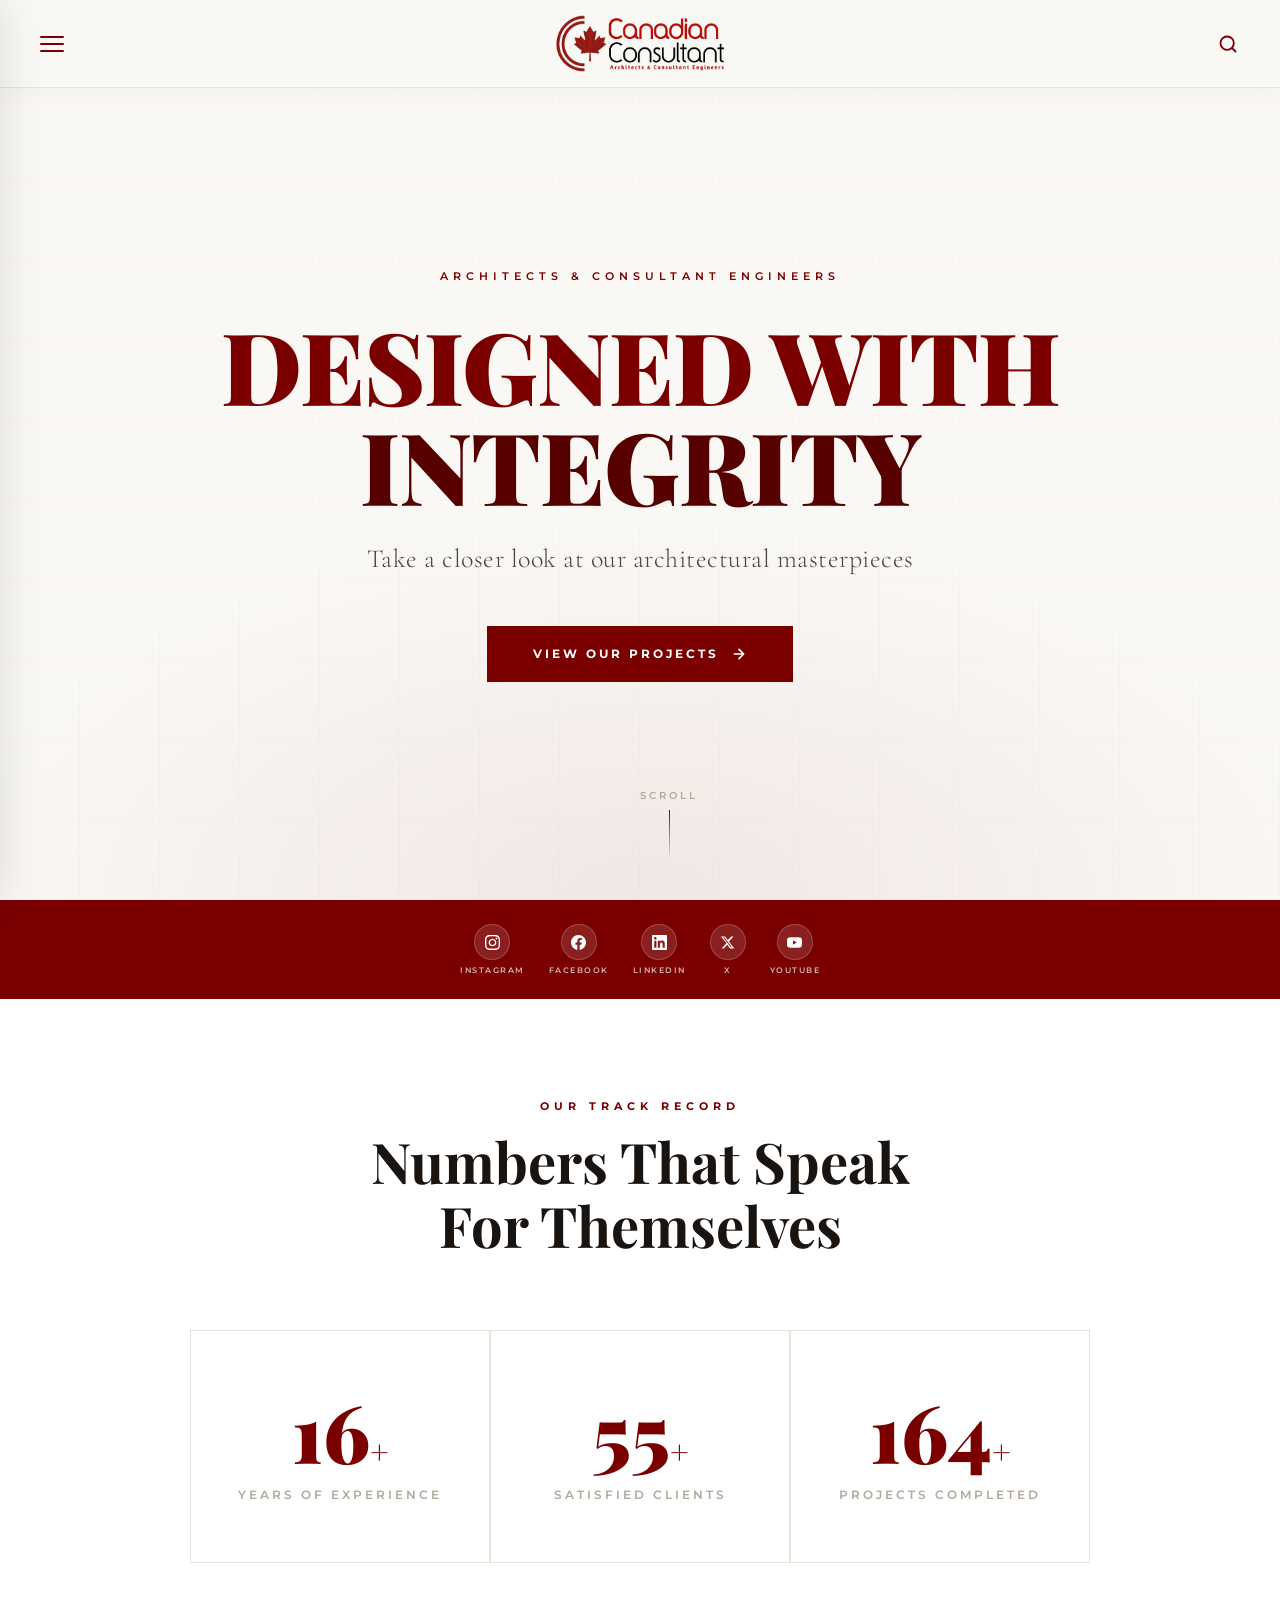
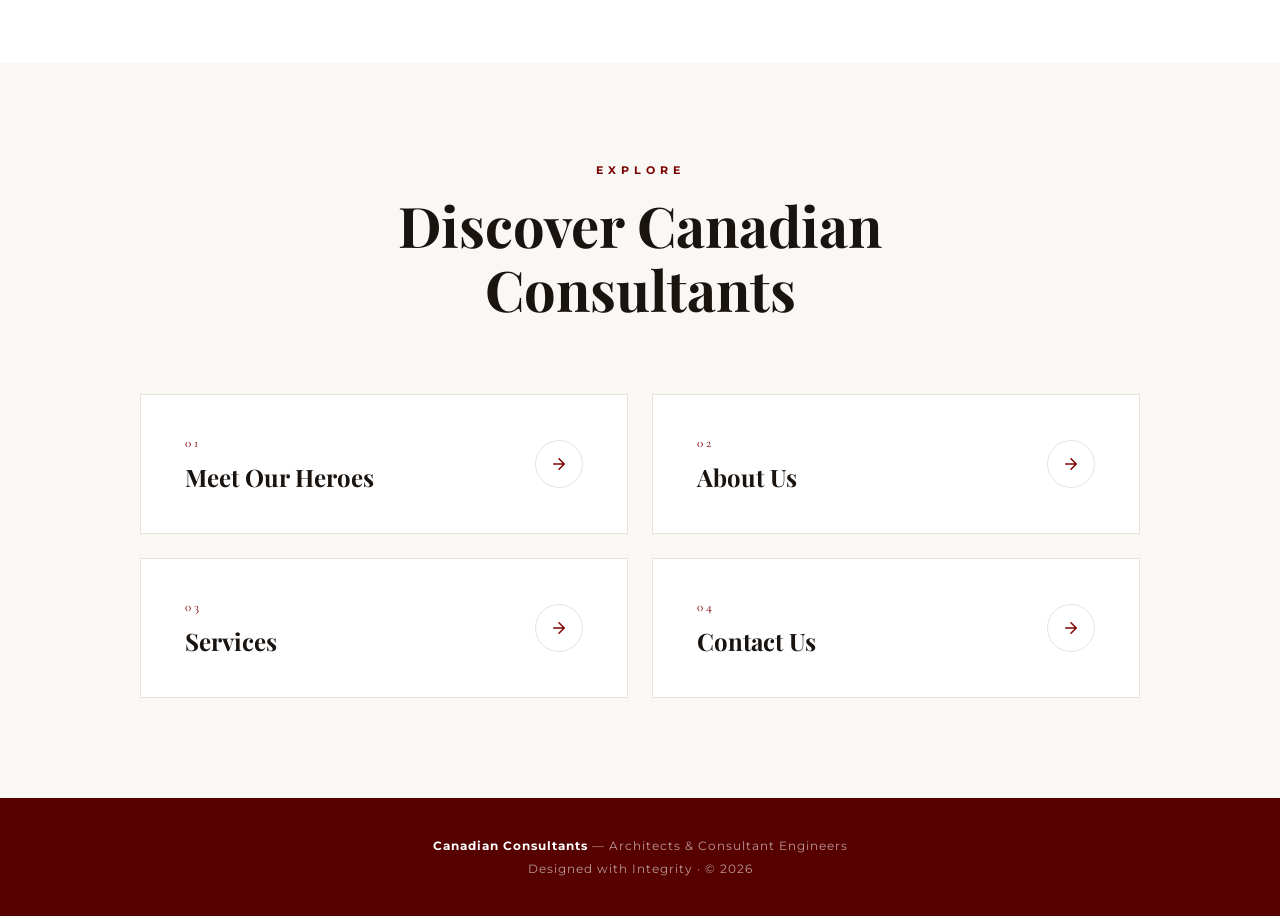
<file: index.html>
<!DOCTYPE html>
<html lang="en">
<head>
  <meta charset="UTF-8">
  <meta name="viewport" content="width=device-width, initial-scale=1.0">
  <title>Canadian Consultants – Architects &amp; Consultant Engineers</title>
  <link rel="icon" type="image/png" href="images/logo.png">
  <link href="https://fonts.googleapis.com/css2?family=Playfair+Display:wght@400;600;700;900&family=Cormorant+Garamond:wght@300;400;500;600&family=Montserrat:wght@300;400;500;600;700&display=swap" rel="stylesheet">
  <link rel="stylesheet" href="css/nav.css">
  <link rel="stylesheet" href="css/style.css">
</head>
<body>

<!-- SIDEBAR OVERLAY -->
<div class="sidebar-overlay" id="sidebarOverlay" onclick="closeSidebar()"></div>

<!-- SIDEBAR DRAWER -->
<aside class="sidebar" id="sidebar">
  <ul class="sidebar-menu">
    <li><a href="index.html" class="active">Home <svg viewBox="0 0 24 24"><path d="M5 12h14M12 5l7 7-7 7"/></svg></a></li>
    <li><a href="about-us.html">About Us <svg viewBox="0 0 24 24"><path d="M5 12h14M12 5l7 7-7 7"/></svg></a></li>
    <li><a href="projects.html">Projects <svg viewBox="0 0 24 24"><path d="M5 12h14M12 5l7 7-7 7"/></svg></a></li>
    <li><a href="https://www.canadian-consultants.com/services" target="_blank" rel="noopener">Services <svg viewBox="0 0 24 24"><path d="M5 12h14M12 5l7 7-7 7"/></svg></a></li>
    <li><a href="contact.html">Contact Us <svg viewBox="0 0 24 24"><path d="M5 12h14M12 5l7 7-7 7"/></svg></a></li>
  </ul>
  <div class="sidebar-logo">
    <img src="images/logo.png" alt="Canadian Consultants">
  </div>
</aside>

<!-- SEARCH OVERLAY -->
<div class="search-overlay" id="searchOverlay">
  <button class="search-close" onclick="closeSearch()">×</button>
  <div class="search-form">
    <svg viewBox="0 0 24 24">
      <circle cx="11" cy="11" r="8"/><path d="m21 21-4.35-4.35"/>
    </svg>
    <input type="text" placeholder="Search…" id="searchInput" autocomplete="off">
  </div>
  <div class="overlay-results" id="overlayResults"></div>
</div>

<!-- NAV -->
<nav>
  <div class="nav-left">
    <button class="menu-btn" id="menuBtn" onclick="toggleSidebar()" aria-label="Open menu">
      <span></span><span></span><span></span>
    </button>
    <a href="index.html" class="nav-logo-wrap">
      <img src="images/logo_header.png" alt="Canadian Consultants">
    </a>
  </div>
  <div class="nav-right">
    <button class="search-btn" onclick="openSearch()" aria-label="Search">
      <svg viewBox="0 0 24 24">
        <circle cx="11" cy="11" r="8"/><path d="m21 21-4.35-4.35"/>
      </svg>
    </button>
  </div>
</nav>

<!-- HERO -->
<section class="hero">
  <p class="hero-eyebrow">Architects &amp; Consultant Engineers</p>
  <h1 class="hero-slogan">DESIGNED WITH<br><span>INTEGRITY</span></h1>
  <p class="hero-sub">Take a closer look at our architectural masterpieces</p>
  <a href="projects.html" class="btn-primary">
    View Our Projects
    <svg viewBox="0 0 24 24" fill="none" stroke="currentColor" stroke-width="2.5" stroke-linecap="round" stroke-linejoin="round">
      <path d="M5 12h14M12 5l7 7-7 7"/>
    </svg>
  </a>
  <div class="scroll-indicator">
    <span>Scroll</span>
    <div class="scroll-line"></div>
  </div>
</section>

<!-- SOCIAL MEDIA -->
<section class="social-section">
  <div class="social-inner">
    <a class="social-link" href="https://www.instagram.com/canadianconsultants_?igsh=MWlhd2Jpdmk3ZHo0aQ==" target="_blank" rel="noopener">
      <div class="social-icon">
        <svg viewBox="0 0 24 24"><path d="M12 2.163c3.204 0 3.584.012 4.85.07 3.252.148 4.771 1.691 4.919 4.919.058 1.265.069 1.645.069 4.849 0 3.205-.012 3.584-.069 4.849-.149 3.225-1.664 4.771-4.919 4.919-1.266.058-1.644.07-4.85.07-3.204 0-3.584-.012-4.849-.07-3.26-.149-4.771-1.699-4.919-4.92-.058-1.265-.07-1.644-.07-4.849 0-3.204.013-3.583.07-4.849.149-3.227 1.664-4.771 4.919-4.919 1.266-.057 1.645-.069 4.849-.069zm0-2.163c-3.259 0-3.667.014-4.947.072-4.358.2-6.78 2.618-6.98 6.98-.059 1.281-.073 1.689-.073 4.948 0 3.259.014 3.668.072 4.948.2 4.358 2.618 6.78 6.98 6.98 1.281.058 1.689.072 4.948.072 3.259 0 3.668-.014 4.948-.072 4.354-.2 6.782-2.618 6.979-6.98.059-1.28.073-1.689.073-4.948 0-3.259-.014-3.667-.072-4.947-.196-4.354-2.617-6.78-6.979-6.98-1.281-.059-1.69-.073-4.949-.073zm0 5.838c-3.403 0-6.162 2.759-6.162 6.162s2.759 6.163 6.162 6.163 6.162-2.759 6.162-6.163c0-3.403-2.759-6.162-6.162-6.162zm0 10.162c-2.209 0-4-1.79-4-4 0-2.209 1.791-4 4-4s4 1.791 4 4c0 2.21-1.791 4-4 4zm6.406-11.845c-.796 0-1.441.645-1.441 1.44s.645 1.44 1.441 1.44c.795 0 1.439-.645 1.439-1.44s-.644-1.44-1.439-1.44z"/></svg>
      </div>
      <span class="social-name">Instagram</span>
    </a>
    <a class="social-link" href="https://www.facebook.com/share/1GUWWhjhip/?mibextid=wwXIfr" target="_blank" rel="noopener">
      <div class="social-icon">
        <svg viewBox="0 0 24 24"><path d="M24 12.073c0-6.627-5.373-12-12-12s-12 5.373-12 12c0 5.99 4.388 10.954 10.125 11.854v-8.385H7.078v-3.47h3.047V9.43c0-3.007 1.792-4.669 4.533-4.669 1.312 0 2.686.235 2.686.235v2.953H15.83c-1.491 0-1.956.925-1.956 1.874v2.25h3.328l-.532 3.47h-2.796v8.385C19.612 23.027 24 18.062 24 12.073z"/></svg>
      </div>
      <span class="social-name">Facebook</span>
    </a>
    <a class="social-link" href="https://www.linkedin.com/company/canadian-engineering-consultants" target="_blank" rel="noopener">
      <div class="social-icon">
        <svg viewBox="0 0 24 24"><path d="M20.447 20.452h-3.554v-5.569c0-1.328-.027-3.037-1.852-3.037-1.853 0-2.136 1.445-2.136 2.939v5.667H9.351V9h3.414v1.561h.046c.477-.9 1.637-1.85 3.37-1.85 3.601 0 4.267 2.37 4.267 5.455v6.286zM5.337 7.433c-1.144 0-2.063-.926-2.063-2.065 0-1.138.92-2.063 2.063-2.063 1.14 0 2.064.925 2.064 2.063 0 1.139-.925 2.065-2.064 2.065zm1.782 13.019H3.555V9h3.564v11.452zM22.225 0H1.771C.792 0 0 .774 0 1.729v20.542C0 23.227.792 24 1.771 24h20.451C23.2 24 24 23.227 24 22.271V1.729C24 .774 23.2 0 22.222 0h.003z"/></svg>
      </div>
      <span class="social-name">LinkedIn</span>
    </a>
    <a class="social-link" href="https://x.com/emad_elshirbiny?s=21" target="_blank" rel="noopener">
      <div class="social-icon">
        <svg viewBox="0 0 24 24"><path d="M18.244 2.25h3.308l-7.227 8.26 8.502 11.24H16.17l-4.714-6.231-5.401 6.231H2.744l7.73-8.835L1.254 2.25H8.08l4.26 5.632 5.905-5.632zm-1.161 17.52h1.833L7.084 4.126H5.117z"/></svg>
      </div>
      <span class="social-name">X</span>
    </a>
    <a class="social-link" href="https://www.youtube.com/@canadianconsultants" target="_blank" rel="noopener">
      <div class="social-icon">
        <svg viewBox="0 0 24 24"><path d="M23.498 6.186a3.016 3.016 0 0 0-2.122-2.136C19.505 3.545 12 3.545 12 3.545s-7.505 0-9.377.505A3.017 3.017 0 0 0 .502 6.186C0 8.07 0 12 0 12s0 3.93.502 5.814a3.016 3.016 0 0 0 2.122 2.136c1.871.505 9.376.505 9.376.505s7.505 0 9.377-.505a3.015 3.015 0 0 0 2.122-2.136C24 15.93 24 12 24 12s0-3.93-.502-5.814zM9.545 15.568V8.432L15.818 12l-6.273 3.568z"/></svg>
      </div>
      <span class="social-name">YouTube</span>
    </a>
  </div>
</section>

<!-- STATS -->
<section class="stats-section">
  <div class="stats-header reveal">
    <span class="section-eyebrow">Our Track Record</span>
    <h2 class="section-title">Numbers That Speak<br>For Themselves</h2>
  </div>
  <div class="stats-grid">
    <div class="stat-card reveal">
      <span class="stat-number" data-target="30"><span class="count">0</span><span class="stat-suffix">+</span></span>
      <span class="stat-label">Years of Experience</span>
    </div>
    <div class="stat-card reveal">
      <span class="stat-number" data-target="100"><span class="count">0</span><span class="stat-suffix">+</span></span>
      <span class="stat-label">Satisfied Clients</span>
    </div>
    <div class="stat-card reveal">
      <span class="stat-number" data-target="300"><span class="count">0</span><span class="stat-suffix">+</span></span>
      <span class="stat-label">Projects Completed</span>
    </div>
  </div>
</section>

<!-- NAVIGATION LINKS -->
<section class="links-section">
  <div class="stats-header reveal">
    <span class="section-eyebrow">Explore</span>
    <h2 class="section-title">Discover Canadian<br>Consultants</h2>
  </div>
  <div class="links-grid">
    <a href="https://www.canadian-consultants.com/meet-our-heroes" class="nav-card reveal" target="_blank" rel="noopener">
      <div class="nav-card-text">
        <span class="nav-card-num">01</span>
        <span class="nav-card-title">Meet Our Heroes</span>
      </div>
      <div class="nav-card-arrow">
        <svg viewBox="0 0 24 24" fill="none" stroke-width="2" stroke-linecap="round" stroke-linejoin="round">
          <path d="M5 12h14M12 5l7 7-7 7"/>
        </svg>
      </div>
    </a>
    <a href="about-us.html" class="nav-card reveal">
      <div class="nav-card-text">
        <span class="nav-card-num">02</span>
        <span class="nav-card-title">About Us</span>
      </div>
      <div class="nav-card-arrow">
        <svg viewBox="0 0 24 24" fill="none" stroke-width="2" stroke-linecap="round" stroke-linejoin="round">
          <path d="M5 12h14M12 5l7 7-7 7"/>
        </svg>
      </div>
    </a>
    <a href="https://www.canadian-consultants.com/services" class="nav-card reveal" target="_blank" rel="noopener">
      <div class="nav-card-text">
        <span class="nav-card-num">03</span>
        <span class="nav-card-title">Services</span>
      </div>
      <div class="nav-card-arrow">
        <svg viewBox="0 0 24 24" fill="none" stroke-width="2" stroke-linecap="round" stroke-linejoin="round">
          <path d="M5 12h14M12 5l7 7-7 7"/>
        </svg>
      </div>
    </a>
    <a href="contact.html" class="nav-card reveal">
      <div class="nav-card-text">
        <span class="nav-card-num">04</span>
        <span class="nav-card-title">Contact Us</span>
      </div>
      <div class="nav-card-arrow">
        <svg viewBox="0 0 24 24" fill="none" stroke-width="2" stroke-linecap="round" stroke-linejoin="round">
          <path d="M5 12h14M12 5l7 7-7 7"/>
        </svg>
      </div>
    </a>
  </div>
</section>

<!-- FOOTER -->
<footer>
  <p><strong>Canadian Consultants</strong> — Architects &amp; Consultant Engineers</p>
  <p style="margin-top:8px;">Designed with Integrity · © 2026</p>
</footer>

<script src="js/main.js"></script>
<script src="js/search.js"></script>
</body>
</html>
</file>
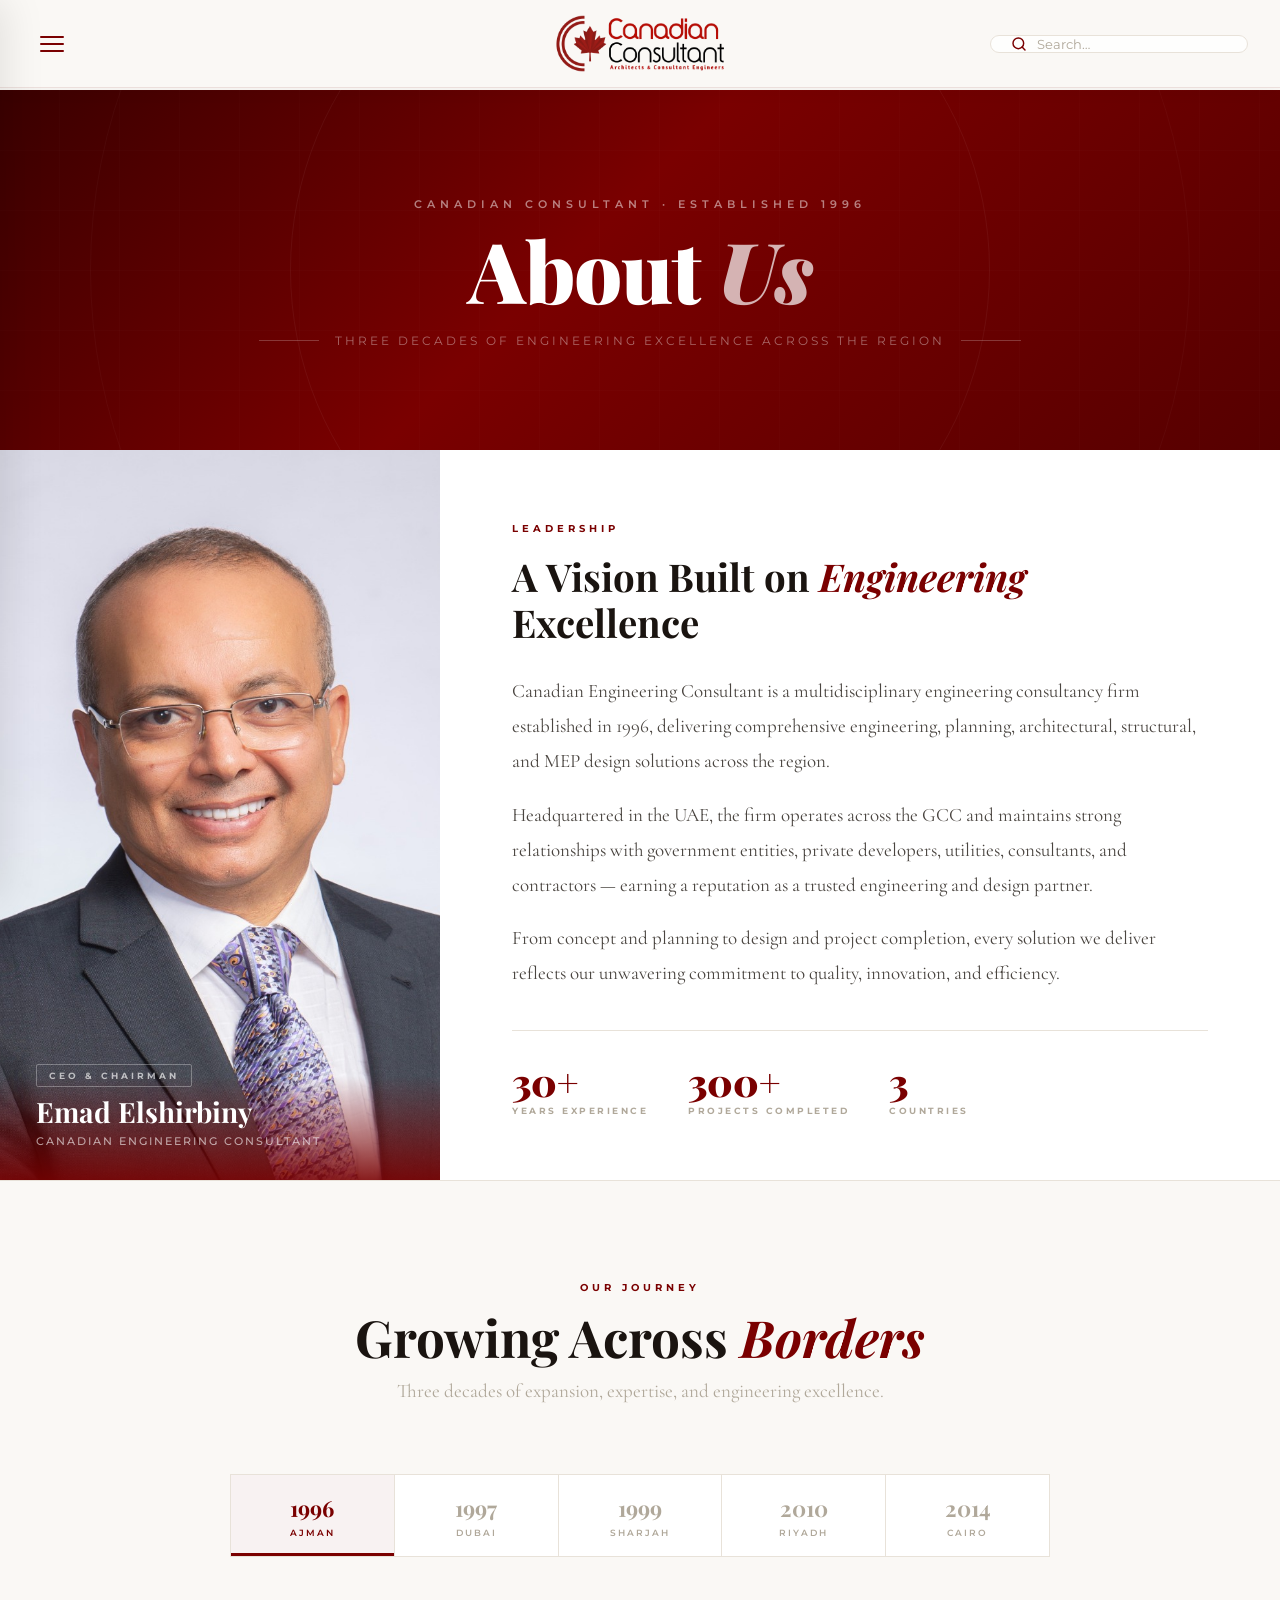
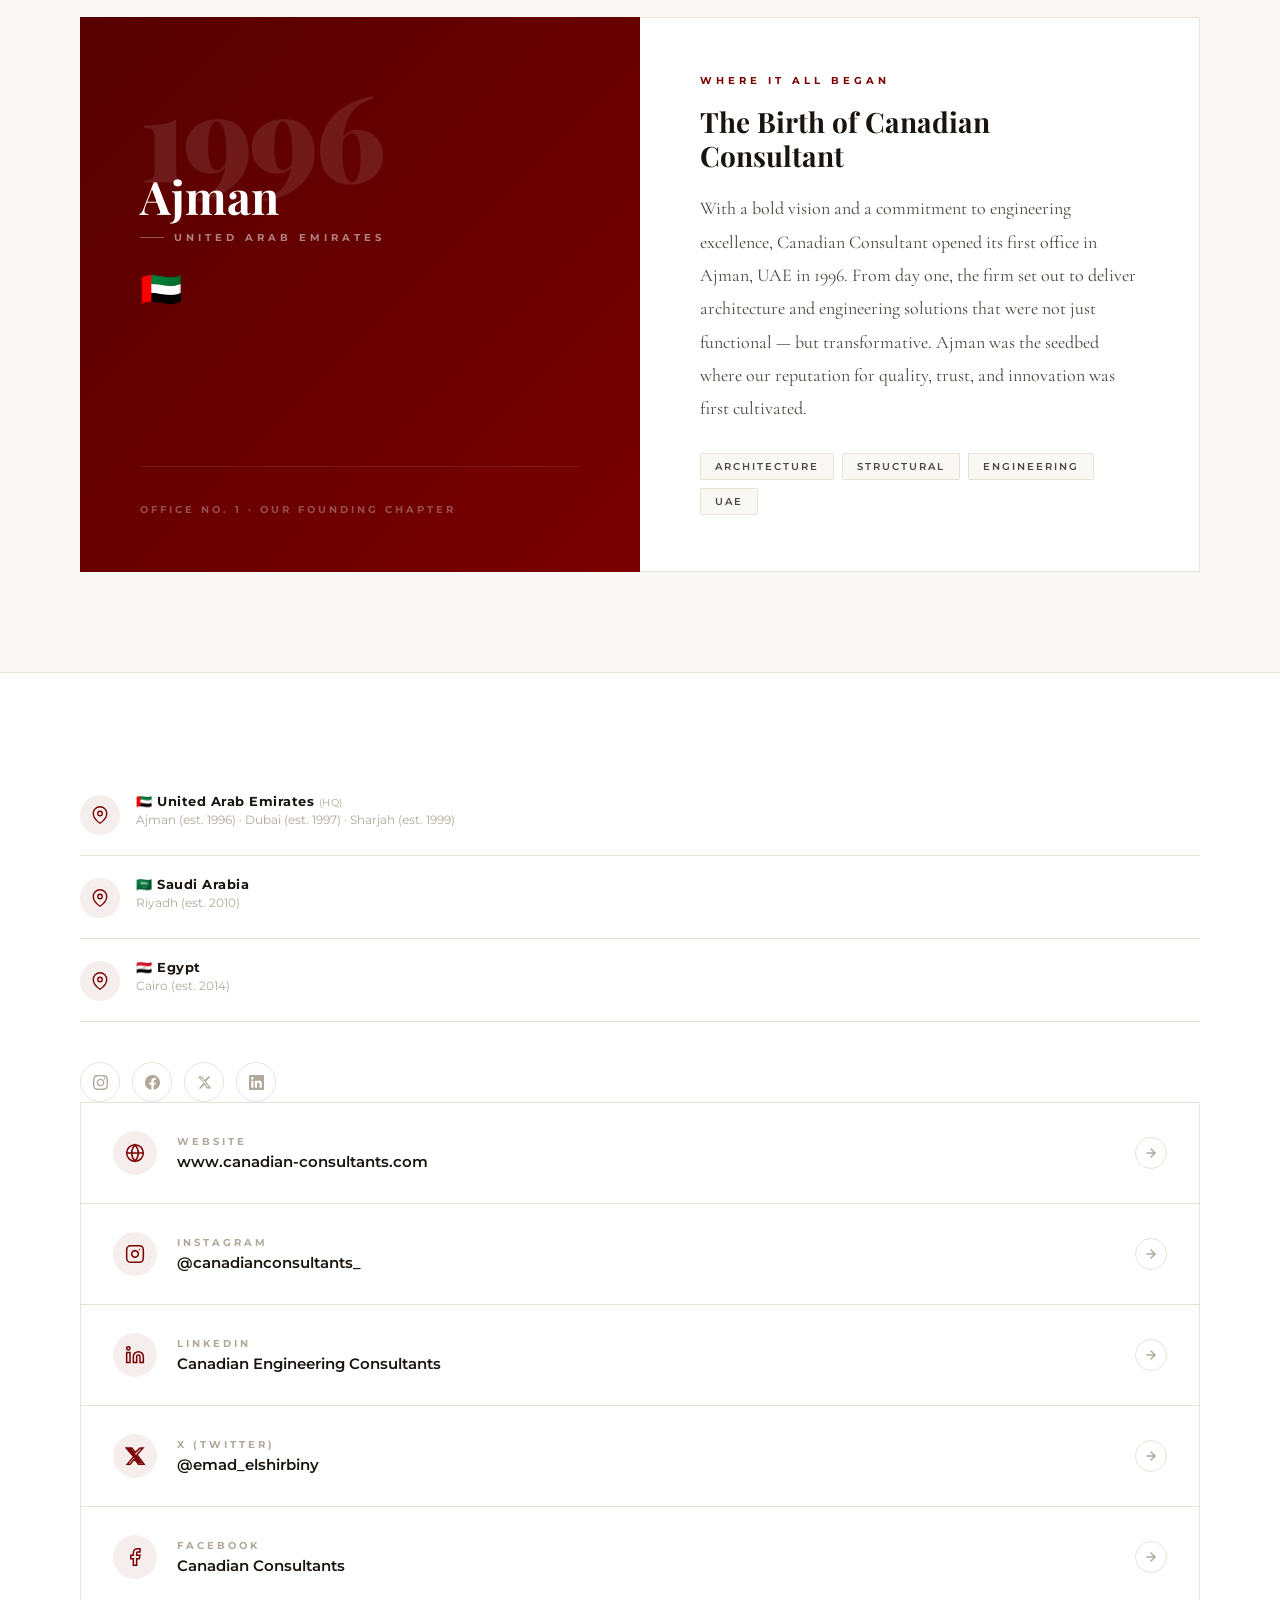
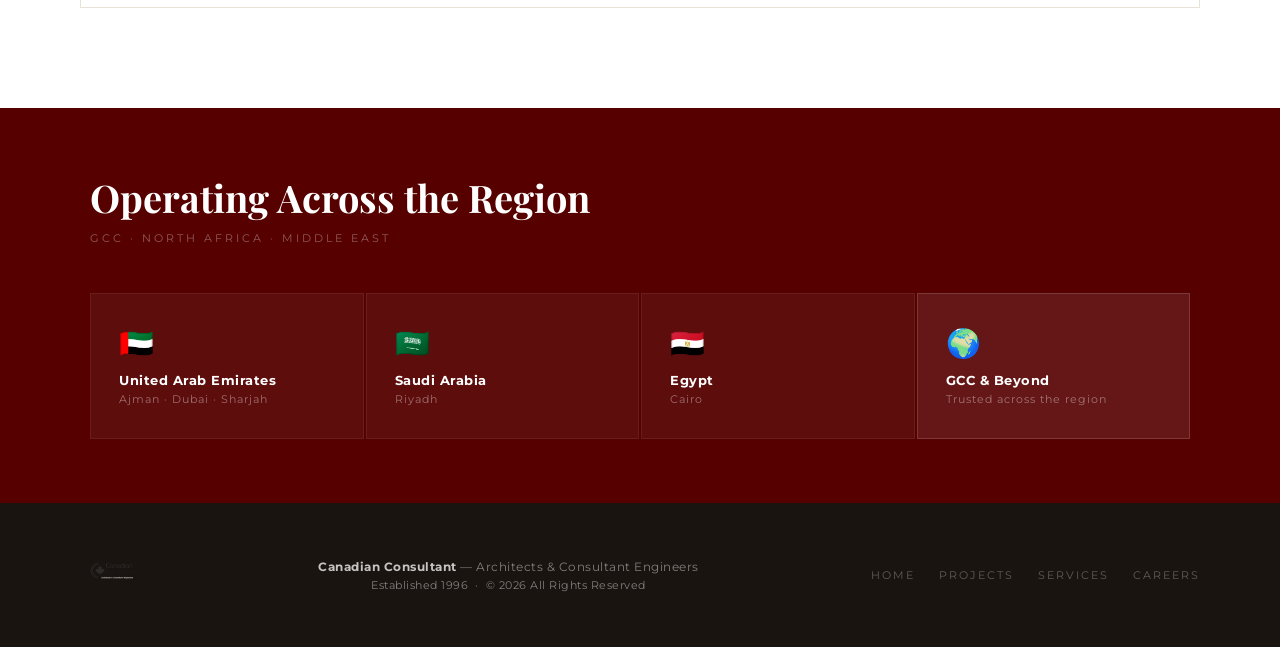
<file: about-us.html>
<!DOCTYPE html>
<html lang="en">
<head>
  <meta charset="UTF-8">
  <meta name="viewport" content="width=device-width, initial-scale=1.0">
  <title>About Us – Canadian Consultant</title>
  <link rel="icon" type="image/png" href="images/logo.png">
  <link href="https://fonts.googleapis.com/css2?family=Playfair+Display:ital,wght@0,400;0,600;0,700;0,900;1,400;1,700&family=Cormorant+Garamond:wght@300;400;500;600&family=Montserrat:wght@300;400;500;600;700&display=swap" rel="stylesheet">
  <link rel="stylesheet" href="css/nav.css">
  <link rel="stylesheet" href="css/about-us.css">
</head>
<body>

<!-- SIDEBAR OVERLAY -->
<div class="sidebar-overlay" id="sidebarOverlay" onclick="closeSidebar()"></div>

<!-- SIDEBAR -->
<aside class="sidebar" id="sidebar">
  <ul class="sidebar-menu">
    <li><a href="index.html">Home <svg viewBox="0 0 24 24"><path d="M5 12h14M12 5l7 7-7 7"/></svg></a></li>
    <li><a href="about-us.html" class="active">About Us <svg viewBox="0 0 24 24"><path d="M5 12h14M12 5l7 7-7 7"/></svg></a></li>
    <li><a href="projects.html">Projects <svg viewBox="0 0 24 24"><path d="M5 12h14M12 5l7 7-7 7"/></svg></a></li>
    <li><a href="https://www.canadian-consultants.com/services" target="_blank" rel="noopener">Services <svg viewBox="0 0 24 24"><path d="M5 12h14M12 5l7 7-7 7"/></svg></a></li>
    <li><a href="contact.html">Contact Us <svg viewBox="0 0 24 24"><path d="M5 12h14M12 5l7 7-7 7"/></svg></a></li>
  </ul>
  <div class="sidebar-logo">
    <img src="images/logo.png" alt="Canadian Consultant">
  </div>
</aside>

<!-- NAV -->
<nav>
  <div class="nav-left">
    <button class="menu-btn" id="menuBtn" onclick="toggleSidebar()" aria-label="Open menu">
      <span></span><span></span><span></span>
    </button>
    <a href="index.html" class="nav-logo-wrap">
      <img src="images/logo_header.png" alt="Canadian Consultants">
    </a>
  </div>
  <div class="nav-right">
    <div class="nav-search">
      <svg viewBox="0 0 24 24">
        <circle cx="11" cy="11" r="8"/><path d="m21 21-4.35-4.35"/>
      </svg>
      <input type="text" placeholder="Search…" aria-label="Search">
    </div>
  </div>
</nav>

<!-- HERO -->
<section class="page-hero">
  <div class="page-hero-bg"></div>
  <div class="hero-grid"></div>
  <div class="page-hero-content">
    <span class="hero-eyebrow">Canadian Consultant · Established 1996</span>
    <h1 class="hero-title">About <em>Us</em></h1>
    <div class="hero-rule">
      <span></span>
      <p>Three decades of engineering excellence across the region</p>
      <span></span>
    </div>
  </div>
</section>

<!-- CEO SECTION -->
<section class="ceo-section">
  <div class="ceo-photo-wrap">
    <img src="images/ceo.jpg" alt="Emad Elshirbiny – CEO & Chairman">
    <div class="ceo-photo-overlay">
      <div class="ceo-badge">CEO &amp; Chairman</div>
      <div class="ceo-photo-name">Emad Elshirbiny</div>
      <div class="ceo-photo-role">Canadian Engineering Consultant</div>
    </div>
  </div>
  <div class="ceo-content reveal">
    <span class="section-tag">Leadership</span>
    <h2 class="ceo-heading">A Vision Built on <em>Engineering</em> Excellence</h2>
    <div class="ceo-body">
      <p>Canadian Engineering Consultant is a multidisciplinary engineering consultancy firm established in 1996, delivering comprehensive engineering, planning, architectural, structural, and MEP design solutions across the region.</p>
      <p>Headquartered in the UAE, the firm operates across the GCC and maintains strong relationships with government entities, private developers, utilities, consultants, and contractors — earning a reputation as a trusted engineering and design partner.</p>
      <p>From concept and planning to design and project completion, every solution we deliver reflects our unwavering commitment to quality, innovation, and efficiency.</p>
    </div>
    <div class="ceo-stats">
      <div class="ceo-stat">
        <div class="ceo-stat-num">30+</div>
        <div class="ceo-stat-lbl">Years Experience</div>
      </div>
      <div class="ceo-stat">
        <div class="ceo-stat-num">300+</div>
        <div class="ceo-stat-lbl">Projects Completed</div>
      </div>
      <div class="ceo-stat">
        <div class="ceo-stat-num">3</div>
        <div class="ceo-stat-lbl">Countries</div>
      </div>
    </div>
  </div>
</section>

<!-- TIMELINE -->
<section class="timeline-section">
  <div class="timeline-header reveal">
    <span class="timeline-tag">Our Journey</span>
    <h2 class="timeline-title">Growing Across <em>Borders</em></h2>
    <p class="timeline-sub">Three decades of expansion, expertise, and engineering excellence.</p>
  </div>

  <div class="timeline-tabs reveal">
    <button class="tl-tab active" onclick="switchTab(0)">1996<span class="tl-tab-city">Ajman</span></button>
    <button class="tl-tab" onclick="switchTab(1)">1997<span class="tl-tab-city">Dubai</span></button>
    <button class="tl-tab" onclick="switchTab(2)">1999<span class="tl-tab-city">Sharjah</span></button>
    <button class="tl-tab" onclick="switchTab(3)">2010<span class="tl-tab-city">Riyadh</span></button>
    <button class="tl-tab" onclick="switchTab(4)">2014<span class="tl-tab-city">Cairo</span></button>
  </div>

  <div class="tl-panels">

    <!-- 1996 Ajman -->
    <div class="tl-panel active">
      <div class="tl-panel-left">
        <div class="tl-year-big">1996</div>
        <div class="tl-city-name">Ajman</div>
        <div class="tl-country-tag">United Arab Emirates</div>
        <div class="tl-flag">🇦🇪</div>
        <div class="tl-milestone">Office No. 1 · Our Founding Chapter</div>
      </div>
      <div class="tl-panel-right">
        <div class="tl-event-label">Where It All Began</div>
        <div class="tl-event-title">The Birth of Canadian Consultant</div>
        <div class="tl-event-body">With a bold vision and a commitment to engineering excellence, Canadian Consultant opened its first office in Ajman, UAE in 1996. From day one, the firm set out to deliver architecture and engineering solutions that were not just functional — but transformative. Ajman was the seedbed where our reputation for quality, trust, and innovation was first cultivated.</div>
        <div class="tl-chips">
          <span class="tl-chip">Architecture</span>
          <span class="tl-chip">Structural</span>
          <span class="tl-chip">Engineering</span>
          <span class="tl-chip">UAE</span>
        </div>
      </div>
    </div>

    <!-- 1997 Dubai -->
    <div class="tl-panel">
      <div class="tl-panel-left">
        <div class="tl-year-big">1997</div>
        <div class="tl-city-name">Dubai</div>
        <div class="tl-country-tag">United Arab Emirates</div>
        <div class="tl-flag">🇦🇪</div>
        <div class="tl-milestone">Office No. 2 · Expanding Our Reach</div>
      </div>
      <div class="tl-panel-right">
        <div class="tl-event-label">The City of Ambition</div>
        <div class="tl-event-title">Establishing in Dubai</div>
        <div class="tl-event-body">Just one year after our founding, we expanded to Dubai — one of the world's most dynamic cities and a global hub for architecture and engineering. Our Dubai office became the engine of our growth, allowing us to serve major developers and government entities in the region's most ambitious urban landscape.</div>
        <div class="tl-chips">
          <span class="tl-chip">High-Rise</span>
          <span class="tl-chip">Commercial</span>
          <span class="tl-chip">Mixed-Use</span>
          <span class="tl-chip">UAE</span>
        </div>
      </div>
    </div>

    <!-- 1999 Sharjah -->
    <div class="tl-panel">
      <div class="tl-panel-left">
        <div class="tl-year-big">1999</div>
        <div class="tl-city-name">Sharjah</div>
        <div class="tl-country-tag">United Arab Emirates</div>
        <div class="tl-flag">🇦🇪</div>
        <div class="tl-milestone">Office No. 3 · The Cultural Capital</div>
      </div>
      <div class="tl-panel-right">
        <div class="tl-event-label">Growth Within the UAE</div>
        <div class="tl-event-title">Opening in Sharjah</div>
        <div class="tl-event-body">With our UAE presence firmly established, we extended our footprint to Sharjah — the UAE's cultural capital — in 1999. This office allowed us to serve a growing portfolio of residential, commercial, and institutional projects in the Northern Emirates, reinforcing our reputation across the country.</div>
        <div class="tl-chips">
          <span class="tl-chip">Residential</span>
          <span class="tl-chip">Institutional</span>
          <span class="tl-chip">Northern Emirates</span>
        </div>
      </div>
    </div>

    <!-- 2010 Riyadh -->
    <div class="tl-panel">
      <div class="tl-panel-left">
        <div class="tl-year-big">2010</div>
        <div class="tl-city-name">Riyadh</div>
        <div class="tl-country-tag">Kingdom of Saudi Arabia</div>
        <div class="tl-flag">🇸🇦</div>
        <div class="tl-milestone">Office No. 4 · Into the Kingdom</div>
      </div>
      <div class="tl-panel-right">
        <div class="tl-event-label">Crossing Borders</div>
        <div class="tl-event-title">Entering Saudi Arabia</div>
        <div class="tl-event-body">In 2010, Canadian Consultant made its first move beyond the UAE by establishing an office in Riyadh, Saudi Arabia. This milestone marked our evolution into a regional firm, enabling us to participate in the Kingdom's massive infrastructure and development projects driven by Vision 2030's precursor initiatives.</div>
        <div class="tl-chips">
          <span class="tl-chip">Infrastructure</span>
          <span class="tl-chip">Government</span>
          <span class="tl-chip">Saudi Arabia</span>
        </div>
      </div>
    </div>

    <!-- 2014 Cairo -->
    <div class="tl-panel">
      <div class="tl-panel-left">
        <div class="tl-year-big">2014</div>
        <div class="tl-city-name">Cairo</div>
        <div class="tl-country-tag">Arab Republic of Egypt</div>
        <div class="tl-flag">🇪🇬</div>
        <div class="tl-milestone">Office No. 5 · North Africa</div>
      </div>
      <div class="tl-panel-right">
        <div class="tl-event-label">Reaching North Africa</div>
        <div class="tl-event-title">A New Chapter in Cairo</div>
        <div class="tl-event-body">Our fifth office in Cairo, Egypt completed our regional expansion across three countries. Cairo's booming real estate market and large-scale urban development projects provided new opportunities for Canadian Consultant to deliver world-class architectural and engineering solutions in one of the Arab world's most populous and historically rich cities.</div>
        <div class="tl-chips">
          <span class="tl-chip">Urban Development</span>
          <span class="tl-chip">Real Estate</span>
          <span class="tl-chip">Egypt</span>
        </div>
      </div>
    </div>

  </div>
</section>

<!-- CONTACT / OFFICE INFO SECTION -->
<section class="contact-section">
  <div class="contact-grid">

    <!-- Office Locations -->
    <div class="reveal">
      <div class="office-list">
        <div class="office-item">
          <div class="office-icon">
            <svg viewBox="0 0 24 24"><path d="M21 10c0 7-9 13-9 13s-9-6-9-13a9 9 0 0 1 18 0z"/><circle cx="12" cy="10" r="3"/></svg>
          </div>
          <div>
            <div class="office-country">🇦🇪 United Arab Emirates <span style="font-size:10px;color:var(--gray-mid);font-weight:400;">(HQ)</span></div>
            <div class="office-cities">Ajman (est. 1996) · Dubai (est. 1997) · Sharjah (est. 1999)</div>
          </div>
        </div>

        <div class="office-item">
          <div class="office-icon">
            <svg viewBox="0 0 24 24"><path d="M21 10c0 7-9 13-9 13s-9-6-9-13a9 9 0 0 1 18 0z"/><circle cx="12" cy="10" r="3"/></svg>
          </div>
          <div>
            <div class="office-country">🇸🇦 Saudi Arabia</div>
            <div class="office-cities">Riyadh (est. 2010)</div>
          </div>
        </div>

        <div class="office-item">
          <div class="office-icon">
            <svg viewBox="0 0 24 24"><path d="M21 10c0 7-9 13-9 13s-9-6-9-13a9 9 0 0 1 18 0z"/><circle cx="12" cy="10" r="3"/></svg>
          </div>
          <div>
            <div class="office-country">🇪🇬 Egypt</div>
            <div class="office-cities">Cairo (est. 2014)</div>
          </div>
        </div>

        <div class="contact-socials">
          <a class="soc-btn" href="https://www.instagram.com/canadianconsultants_" target="_blank" rel="noopener" aria-label="Instagram">
            <svg viewBox="0 0 24 24"><path d="M12 2.163c3.204 0 3.584.012 4.85.07 3.252.148 4.771 1.691 4.919 4.919.058 1.265.069 1.645.069 4.849 0 3.205-.012 3.584-.069 4.849-.149 3.225-1.664 4.771-4.919 4.919-1.266.058-1.644.07-4.85.07-3.204 0-3.584-.012-4.849-.07-3.26-.149-4.771-1.699-4.919-4.92-.058-1.265-.07-1.644-.07-4.849 0-3.204.013-3.583.07-4.849.149-3.227 1.664-4.771 4.919-4.919 1.266-.057 1.645-.069 4.849-.069zm0-2.163c-3.259 0-3.667.014-4.947.072-4.358.2-6.78 2.618-6.98 6.98-.059 1.281-.073 1.689-.073 4.948 0 3.259.014 3.668.072 4.948.2 4.358 2.618 6.78 6.98 6.98 1.281.058 1.689.072 4.948.072 3.259 0 3.668-.014 4.948-.072 4.354-.2 6.782-2.618 6.979-6.98.059-1.28.073-1.689.073-4.948 0-3.259-.014-3.667-.072-4.947-.196-4.354-2.617-6.78-6.979-6.98-1.281-.059-1.69-.073-4.949-.073zm0 5.838c-3.403 0-6.162 2.759-6.162 6.162s2.759 6.163 6.162 6.163 6.162-2.759 6.162-6.163c0-3.403-2.759-6.162-6.162-6.162zm0 10.162c-2.209 0-4-1.79-4-4 0-2.209 1.791-4 4-4s4 1.791 4 4c0 2.21-1.791 4-4 4zm6.406-11.845c-.796 0-1.441.645-1.441 1.44s.645 1.44 1.441 1.44c.795 0 1.439-.645 1.439-1.44s-.644-1.44-1.439-1.44z"/></svg>
          </a>
          <a class="soc-btn" href="https://www.facebook.com/share/1GUWWhjhip/" target="_blank" rel="noopener" aria-label="Facebook">
            <svg viewBox="0 0 24 24"><path d="M24 12.073c0-6.627-5.373-12-12-12s-12 5.373-12 12c0 5.99 4.388 10.954 10.125 11.854v-8.385H7.078v-3.47h3.047V9.43c0-3.007 1.792-4.669 4.533-4.669 1.312 0 2.686.235 2.686.235v2.953H15.83c-1.491 0-1.956.925-1.956 1.874v2.25h3.328l-.532 3.47h-2.796v8.385C19.612 23.027 24 18.062 24 12.073z"/></svg>
          </a>
          <a class="soc-btn" href="https://x.com/emad_elshirbiny" target="_blank" rel="noopener" aria-label="X">
            <svg viewBox="0 0 24 24"><path d="M18.244 2.25h3.308l-7.227 8.26 8.502 11.24H16.17l-4.714-6.231-5.401 6.231H2.744l7.73-8.835L1.254 2.25H8.08l4.26 5.632 5.905-5.632zm-1.161 17.52h1.833L7.084 4.126H5.117z"/></svg>
          </a>
          <a class="soc-btn" href="https://www.linkedin.com/company/canadian-engineering-consultants" target="_blank" rel="noopener" aria-label="LinkedIn">
            <svg viewBox="0 0 24 24"><path d="M20.447 20.452h-3.554v-5.569c0-1.328-.027-3.037-1.852-3.037-1.853 0-2.136 1.445-2.136 2.939v5.667H9.351V9h3.414v1.561h.046c.477-.9 1.637-1.85 3.37-1.85 3.601 0 4.267 2.37 4.267 5.455v6.286zM5.337 7.433c-1.144 0-2.063-.926-2.063-2.065 0-1.138.92-2.063 2.063-2.063 1.14 0 2.064.925 2.064 2.063 0 1.139-.925 2.065-2.064 2.065zm1.782 13.019H3.555V9h3.564v11.452zM22.225 0H1.771C.792 0 0 .774 0 1.729v20.542C0 23.227.792 24 1.771 24h20.451C23.2 24 24 23.227 24 22.271V1.729C24 .774 23.2 0 22.222 0h.003z"/></svg>
          </a>
        </div>
      </div>
    </div>

    <!-- Direct Contact Links -->
    <div class="reveal">
      <div class="contact-direct">
        <a class="direct-item" href="https://www.canadian-consultants.com" target="_blank" rel="noopener">
          <div class="direct-icon">
            <svg viewBox="0 0 24 24"><circle cx="12" cy="12" r="10"/><path d="M2 12h20M12 2a15.3 15.3 0 0 1 4 10 15.3 15.3 0 0 1-4 10 15.3 15.3 0 0 1-4-10 15.3 15.3 0 0 1 4-10z"/></svg>
          </div>
          <div>
            <div class="direct-label">Website</div>
            <div class="direct-value">www.canadian-consultants.com</div>
          </div>
          <div class="direct-arrow"><svg viewBox="0 0 24 24"><path d="M5 12h14M12 5l7 7-7 7"/></svg></div>
        </a>
        <a class="direct-item" href="https://www.instagram.com/canadianconsultants_" target="_blank" rel="noopener">
          <div class="direct-icon">
            <svg viewBox="0 0 24 24"><rect x="2" y="2" width="20" height="20" rx="5" ry="5"/><path d="M16 11.37A4 4 0 1 1 12.63 8 4 4 0 0 1 16 11.37z"/><line x1="17.5" y1="6.5" x2="17.51" y2="6.5"/></svg>
          </div>
          <div>
            <div class="direct-label">Instagram</div>
            <div class="direct-value">@canadianconsultants_</div>
          </div>
          <div class="direct-arrow"><svg viewBox="0 0 24 24"><path d="M5 12h14M12 5l7 7-7 7"/></svg></div>
        </a>
        <a class="direct-item" href="https://www.linkedin.com/company/canadian-engineering-consultants" target="_blank" rel="noopener">
          <div class="direct-icon">
            <svg viewBox="0 0 24 24"><path d="M16 8a6 6 0 0 1 6 6v7h-4v-7a2 2 0 0 0-2-2 2 2 0 0 0-2 2v7h-4v-7a6 6 0 0 1 6-6z"/><rect x="2" y="9" width="4" height="12"/><circle cx="4" cy="4" r="2"/></svg>
          </div>
          <div>
            <div class="direct-label">LinkedIn</div>
            <div class="direct-value">Canadian Engineering Consultants</div>
          </div>
          <div class="direct-arrow"><svg viewBox="0 0 24 24"><path d="M5 12h14M12 5l7 7-7 7"/></svg></div>
        </a>
        <a class="direct-item" href="https://x.com/emad_elshirbiny" target="_blank" rel="noopener">
          <div class="direct-icon">
            <svg viewBox="0 0 24 24"><path d="M18.244 2.25h3.308l-7.227 8.26 8.502 11.24H16.17l-4.714-6.231-5.401 6.231H2.744l7.73-8.835L1.254 2.25H8.08l4.26 5.632 5.905-5.632zm-1.161 17.52h1.833L7.084 4.126H5.117z"/></svg>
          </div>
          <div>
            <div class="direct-label">X (Twitter)</div>
            <div class="direct-value">@emad_elshirbiny</div>
          </div>
          <div class="direct-arrow"><svg viewBox="0 0 24 24"><path d="M5 12h14M12 5l7 7-7 7"/></svg></div>
        </a>
        <a class="direct-item" href="https://www.facebook.com/share/1GUWWhjhip/" target="_blank" rel="noopener">
          <div class="direct-icon">
            <svg viewBox="0 0 24 24"><path d="M18 2h-3a5 5 0 0 0-5 5v3H7v4h3v8h4v-8h3l1-4h-4V7a1 1 0 0 1 1-1h3z"/></svg>
          </div>
          <div>
            <div class="direct-label">Facebook</div>
            <div class="direct-value">Canadian Consultants</div>
          </div>
          <div class="direct-arrow"><svg viewBox="0 0 24 24"><path d="M5 12h14M12 5l7 7-7 7"/></svg></div>
        </a>
      </div>
    </div>

  </div>
</section>

<!-- LOCATIONS BAR -->
<section class="locations-bar">
  <div class="loc-inner">
    <h3 class="loc-heading reveal">Operating Across the Region</h3>
    <p class="loc-sub reveal">GCC · North Africa · Middle East</p>
    <div class="loc-grid reveal">
      <div class="loc-card">
        <div class="loc-flag">🇦🇪</div>
        <div class="loc-country">United Arab Emirates</div>
        <div class="loc-city">Ajman · Dubai · Sharjah</div>
      </div>
      <div class="loc-card">
        <div class="loc-flag">🇸🇦</div>
        <div class="loc-country">Saudi Arabia</div>
        <div class="loc-city">Riyadh</div>
      </div>
      <div class="loc-card">
        <div class="loc-flag">🇪🇬</div>
        <div class="loc-country">Egypt</div>
        <div class="loc-city">Cairo</div>
      </div>
      <div class="loc-card" style="background:rgba(255,255,255,0.09);border-color:rgba(255,255,255,0.14);">
        <div class="loc-flag">🌍</div>
        <div class="loc-country">GCC &amp; Beyond</div>
        <div class="loc-city">Trusted across the region</div>
      </div>
    </div>
  </div>
</section>

<!-- FOOTER -->
<footer>
  <div class="footer-logo">
    <img src="images/logo.png" alt="Canadian Consultant">
  </div>
  <div class="footer-copy">
    <strong>Canadian Consultant</strong> — Architects &amp; Consultant Engineers<br>
    <span style="font-size:11px;margin-top:4px;display:block;">Established 1996 &nbsp;·&nbsp; © 2026 All Rights Reserved</span>
  </div>
  <div class="footer-links">
    <a href="index.html">Home</a>
    <a href="projects.html">Projects</a>
    <a href="https://www.canadian-consultants.com/services" target="_blank" rel="noopener">Services</a>
    <a href="https://www.canadian-consultants.com/careers" target="_blank" rel="noopener">Careers</a>
  </div>
</footer>

<script src="js/about-us.js"></script>
<script src="js/search.js"></script>
</body>
</html>
</file>
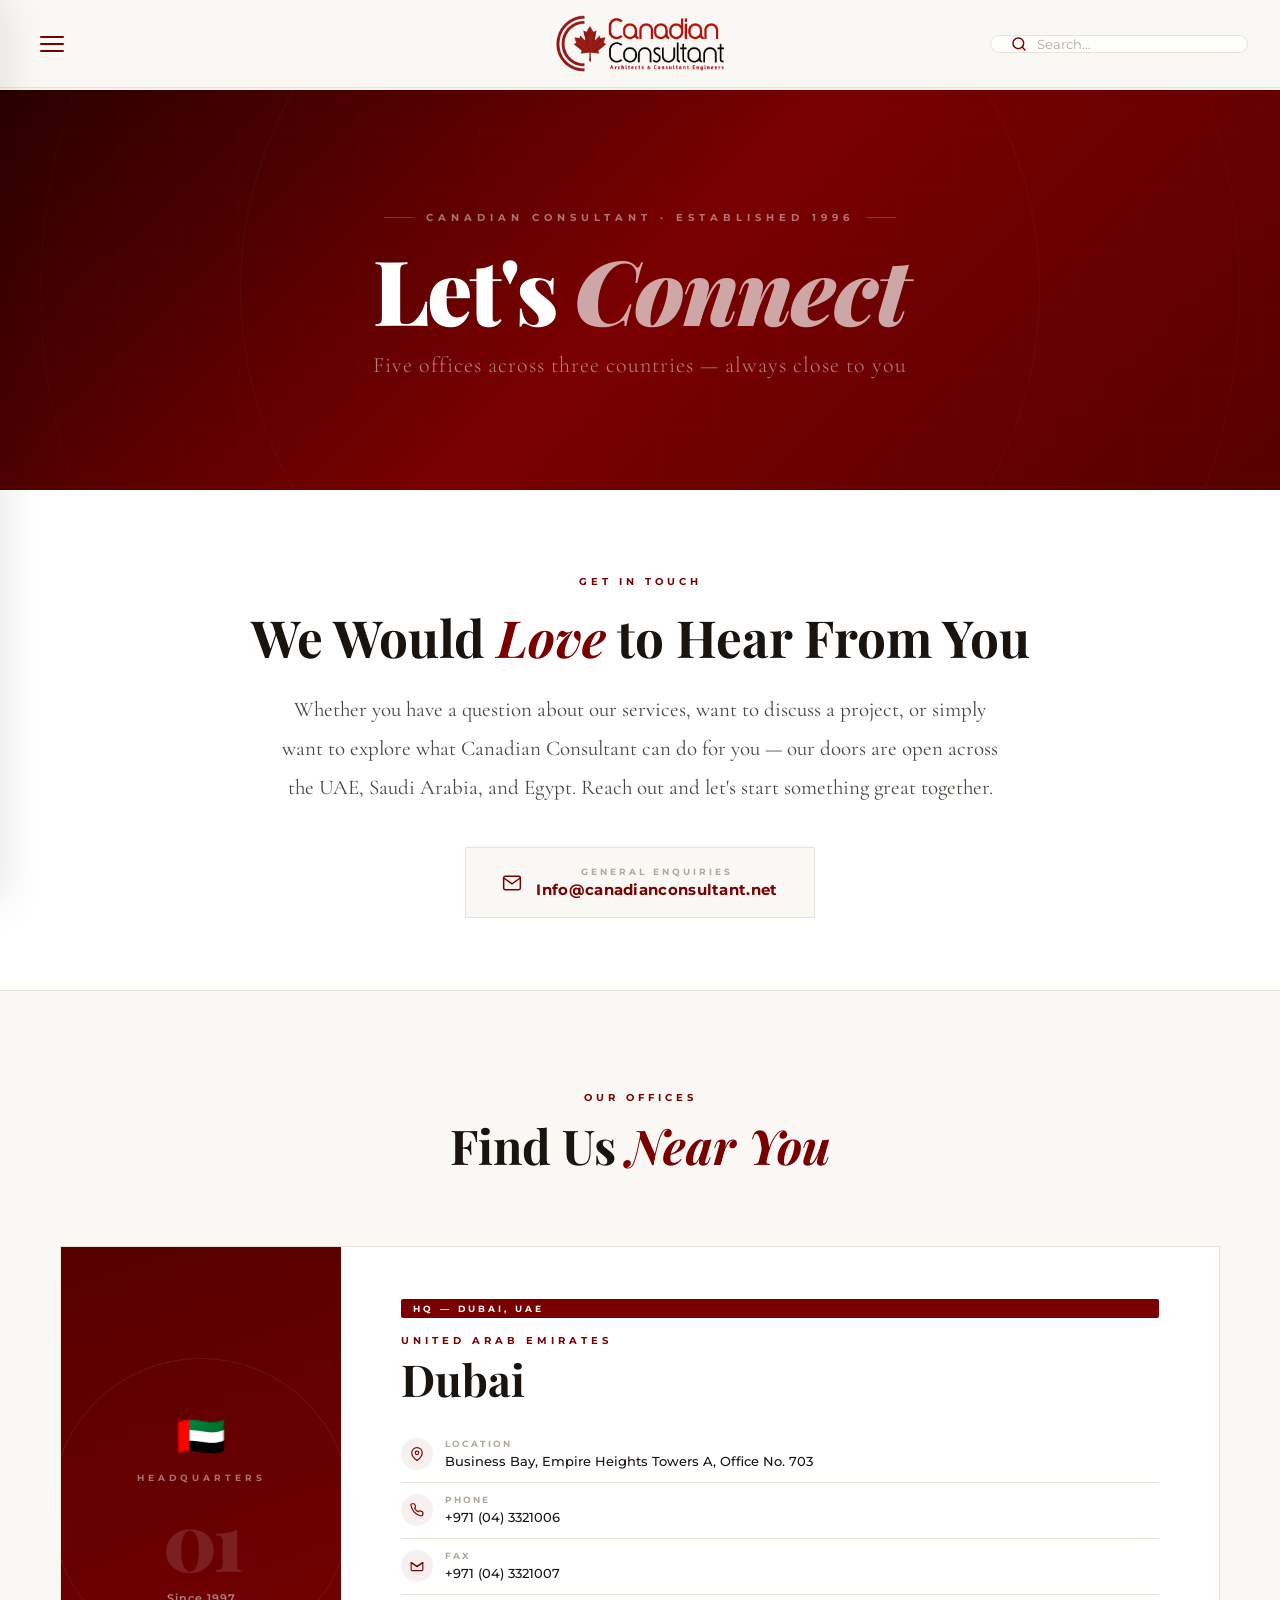
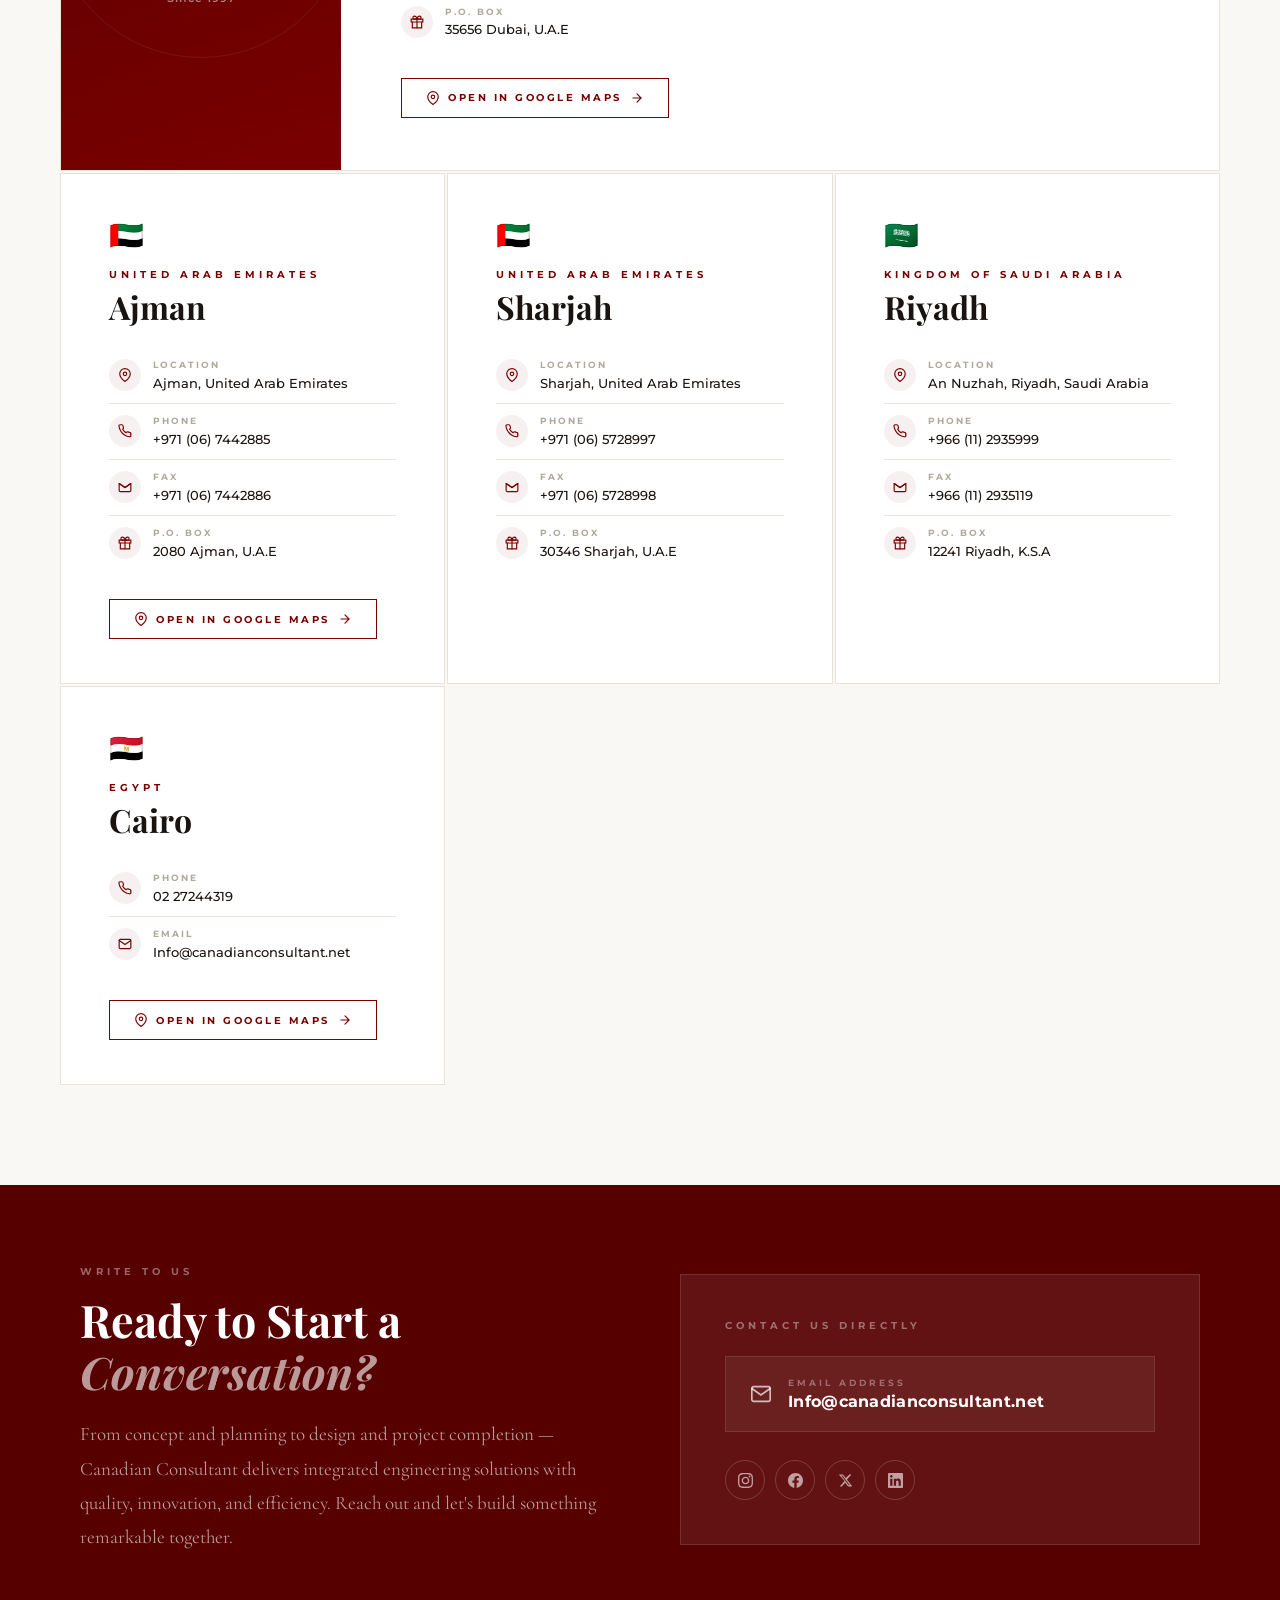
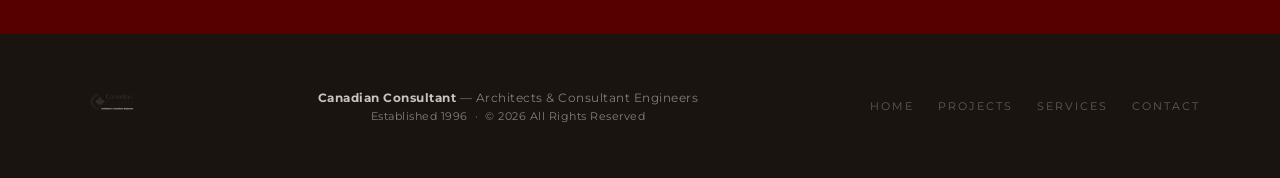
<file: contact.html>
<!DOCTYPE html>
<html lang="en">
<head>
  <meta charset="UTF-8">
  <meta name="viewport" content="width=device-width, initial-scale=1.0">
  <title>Contact Us – Canadian Consultant</title>
  <link rel="icon" type="image/png" href="images/logo.png">
  <link href="https://fonts.googleapis.com/css2?family=Playfair+Display:ital,wght@0,400;0,600;0,700;0,900;1,400;1,700&family=Cormorant+Garamond:wght@300;400;500;600&family=Montserrat:wght@300;400;500;600;700&display=swap" rel="stylesheet">
  <link rel="stylesheet" href="css/nav.css">
  <link rel="stylesheet" href="css/contact.css">
</head>
<body>

<!-- SIDEBAR OVERLAY -->
<div class="sidebar-overlay" id="sidebarOverlay" onclick="closeSidebar()"></div>

<!-- SIDEBAR -->
<aside class="sidebar" id="sidebar">
  <ul class="sidebar-menu">
    <li><a href="index.html">Home <svg viewBox="0 0 24 24"><path d="M5 12h14M12 5l7 7-7 7"/></svg></a></li>
    <li><a href="about-us.html">About Us <svg viewBox="0 0 24 24"><path d="M5 12h14M12 5l7 7-7 7"/></svg></a></li>
    <li><a href="projects.html">Projects <svg viewBox="0 0 24 24"><path d="M5 12h14M12 5l7 7-7 7"/></svg></a></li>
    <li><a href="https://www.canadian-consultants.com/services" target="_blank" rel="noopener">Services <svg viewBox="0 0 24 24"><path d="M5 12h14M12 5l7 7-7 7"/></svg></a></li>
    <li><a href="contact.html" class="active">Contact Us <svg viewBox="0 0 24 24"><path d="M5 12h14M12 5l7 7-7 7"/></svg></a></li>
  </ul>
  <div class="sidebar-logo">
    <img src="images/logo.png" alt="Canadian Consultant">
  </div>
</aside>

<!-- NAV -->
<nav>
  <div class="nav-left">
    <button class="menu-btn" id="menuBtn" onclick="toggleSidebar()" aria-label="Open menu">
      <span></span><span></span><span></span>
    </button>
    <a href="index.html" class="nav-logo-wrap">
      <img src="images/logo_header.png" alt="Canadian Consultants">
    </a>
  </div>
  <div class="nav-right">
    <div class="nav-search">
      <svg viewBox="0 0 24 24">
        <circle cx="11" cy="11" r="8"/><path d="m21 21-4.35-4.35"/>
      </svg>
      <input type="text" placeholder="Search…" aria-label="Search">
    </div>
  </div>
</nav>

<!-- HERO -->
<section class="page-hero">
  <div class="hero-bg"></div>
  <div class="hero-grid"></div>
  <div class="hero-content">
    <span class="hero-eyebrow">Canadian Consultant · Established 1996</span>
    <h1 class="hero-title">Let's <em>Connect</em></h1>
    <p class="hero-tagline">Five offices across three countries — always close to you</p>
  </div>
</section>

<!-- INTRO STRIP -->
<section class="intro-strip reveal">
  <span class="intro-tag">Get In Touch</span>
  <h2 class="intro-heading">We Would <em>Love</em> to Hear From You</h2>
  <p class="intro-body">
    Whether you have a question about our services, want to discuss a project, or simply want to explore what Canadian Consultant can do for you — our doors are open across the UAE, Saudi Arabia, and Egypt. Reach out and let's start something great together.
  </p>
  <a href="mailto:Info@canadianconsultant.net" class="intro-email-block">
    <svg viewBox="0 0 24 24"><path d="M4 4h16c1.1 0 2 .9 2 2v12c0 1.1-.9 2-2 2H4c-1.1 0-2-.9-2-2V6c0-1.1.9-2 2-2z"/><polyline points="22,6 12,13 2,6"/></svg>
    <div>
      <span class="intro-email-label">General Enquiries</span>
      <span class="intro-email-value">Info@canadianconsultant.net</span>
    </div>
  </a>
</section>

<!-- OFFICES -->
<section class="offices-section">
  <div class="offices-header reveal">
    <span class="offices-tag">Our Offices</span>
    <h2 class="offices-title">Find Us <em>Near You</em></h2>
  </div>

  <div class="offices-grid">

    <!-- ── DUBAI HQ ── full-width -->
    <div class="office-card hq reveal">
      <div class="hq-side">
        <div class="hq-flag">🇦🇪</div>
        <div class="hq-side-label">Headquarters</div>
        <div class="hq-side-num">01</div>
        <div class="hq-side-tag">Since 1997</div>
      </div>
      <div class="office-card-inner">
        <div class="office-hq-badge">HQ — Dubai, UAE</div>
        <div class="office-country">United Arab Emirates</div>
        <div class="office-city">Dubai</div>
        <ul class="office-details">
          <li>
            <div class="detail-icon"><svg viewBox="0 0 24 24"><path d="M21 10c0 7-9 13-9 13s-9-6-9-13a9 9 0 0 1 18 0z"/><circle cx="12" cy="10" r="3"/></svg></div>
            <div>
              <span class="detail-label">Location</span>
              <span class="detail-value">Business Bay, Empire Heights Towers A, Office No. 703</span>
            </div>
          </li>
          <li>
            <div class="detail-icon"><svg viewBox="0 0 24 24"><path d="M22 16.92v3a2 2 0 0 1-2.18 2 19.79 19.79 0 0 1-8.63-3.07A19.5 19.5 0 0 1 4.69 12 19.79 19.79 0 0 1 1.61 3.5 2 2 0 0 1 3.6 1.32h3a2 2 0 0 1 2 1.72c.13.96.36 1.9.7 2.81a2 2 0 0 1-.45 2.11L7.91 8.96a16 16 0 0 0 6 6l.96-.96a2 2 0 0 1 2.11-.45c.91.34 1.85.57 2.81.7A2 2 0 0 1 21.73 16.92z"/></svg></div>
            <div>
              <span class="detail-label">Phone</span>
              <span class="detail-value">+971 (04) 3321006</span>
            </div>
          </li>
          <li>
            <div class="detail-icon"><svg viewBox="0 0 24 24"><polyline points="22 6 12 13 2 6"/><path d="M2 6l10 7 10-7M2 6v12a2 2 0 0 0 2 2h16a2 2 0 0 0 2-2V6"/></svg></div>
            <div>
              <span class="detail-label">Fax</span>
              <span class="detail-value">+971 (04) 3321007</span>
            </div>
          </li>
          <li>
            <div class="detail-icon"><svg viewBox="0 0 24 24"><path d="M20 12V22H4V12"/><path d="M22 7H2v5h20V7z"/><path d="M12 22V7"/><path d="M12 7H7.5a2.5 2.5 0 0 1 0-5C11 2 12 7 12 7z"/><path d="M12 7h4.5a2.5 2.5 0 0 0 0-5C13 2 12 7 12 7z"/></svg></div>
            <div>
              <span class="detail-label">P.O. Box</span>
              <span class="detail-value">35656 Dubai, U.A.E</span>
            </div>
          </li>
        </ul>
        <a href="https://maps.app.goo.gl/hkcm9zYpL2Qzef7A9" target="_blank" rel="noopener" class="office-map-btn">
          <svg viewBox="0 0 24 24"><path d="M21 10c0 7-9 13-9 13s-9-6-9-13a9 9 0 0 1 18 0z"/><circle cx="12" cy="10" r="3"/></svg>
          Open in Google Maps
          <svg viewBox="0 0 24 24"><path d="M5 12h14M12 5l7 7-7 7"/></svg>
        </a>
      </div>
    </div>

    <!-- ── AJMAN ── -->
    <div class="office-card reveal">
      <div class="office-card-inner">
        <div class="office-flag">🇦🇪</div>
        <div class="office-country">United Arab Emirates</div>
        <div class="office-city">Ajman</div>
        <ul class="office-details">
          <li>
            <div class="detail-icon"><svg viewBox="0 0 24 24"><path d="M21 10c0 7-9 13-9 13s-9-6-9-13a9 9 0 0 1 18 0z"/><circle cx="12" cy="10" r="3"/></svg></div>
            <div>
              <span class="detail-label">Location</span>
              <span class="detail-value">Ajman, United Arab Emirates</span>
            </div>
          </li>
          <li>
            <div class="detail-icon"><svg viewBox="0 0 24 24"><path d="M22 16.92v3a2 2 0 0 1-2.18 2 19.79 19.79 0 0 1-8.63-3.07A19.5 19.5 0 0 1 4.69 12 19.79 19.79 0 0 1 1.61 3.5 2 2 0 0 1 3.6 1.32h3a2 2 0 0 1 2 1.72c.13.96.36 1.9.7 2.81a2 2 0 0 1-.45 2.11L7.91 8.96a16 16 0 0 0 6 6l.96-.96a2 2 0 0 1 2.11-.45c.91.34 1.85.57 2.81.7A2 2 0 0 1 21.73 16.92z"/></svg></div>
            <div>
              <span class="detail-label">Phone</span>
              <span class="detail-value">+971 (06) 7442885</span>
            </div>
          </li>
          <li>
            <div class="detail-icon"><svg viewBox="0 0 24 24"><polyline points="22 6 12 13 2 6"/><path d="M2 6l10 7 10-7M2 6v12a2 2 0 0 0 2 2h16a2 2 0 0 0 2-2V6"/></svg></div>
            <div>
              <span class="detail-label">Fax</span>
              <span class="detail-value">+971 (06) 7442886</span>
            </div>
          </li>
          <li>
            <div class="detail-icon"><svg viewBox="0 0 24 24"><path d="M20 12V22H4V12"/><path d="M22 7H2v5h20V7z"/><path d="M12 22V7"/><path d="M12 7H7.5a2.5 2.5 0 0 1 0-5C11 2 12 7 12 7z"/><path d="M12 7h4.5a2.5 2.5 0 0 0 0-5C13 2 12 7 12 7z"/></svg></div>
            <div>
              <span class="detail-label">P.O. Box</span>
              <span class="detail-value">2080 Ajman, U.A.E</span>
            </div>
          </li>
        </ul>
        <a href="https://maps.app.goo.gl/HA3m2zKGgsv8rmnN9?g_st=ic" target="_blank" rel="noopener" class="office-map-btn">
          <svg viewBox="0 0 24 24"><path d="M21 10c0 7-9 13-9 13s-9-6-9-13a9 9 0 0 1 18 0z"/><circle cx="12" cy="10" r="3"/></svg>
          Open in Google Maps
          <svg viewBox="0 0 24 24"><path d="M5 12h14M12 5l7 7-7 7"/></svg>
        </a>
      </div>
    </div>

    <!-- ── SHARJAH ── -->
    <div class="office-card reveal">
      <div class="office-card-inner">
        <div class="office-flag">🇦🇪</div>
        <div class="office-country">United Arab Emirates</div>
        <div class="office-city">Sharjah</div>
        <ul class="office-details">
          <li>
            <div class="detail-icon"><svg viewBox="0 0 24 24"><path d="M21 10c0 7-9 13-9 13s-9-6-9-13a9 9 0 0 1 18 0z"/><circle cx="12" cy="10" r="3"/></svg></div>
            <div>
              <span class="detail-label">Location</span>
              <span class="detail-value">Sharjah, United Arab Emirates</span>
            </div>
          </li>
          <li>
            <div class="detail-icon"><svg viewBox="0 0 24 24"><path d="M22 16.92v3a2 2 0 0 1-2.18 2 19.79 19.79 0 0 1-8.63-3.07A19.5 19.5 0 0 1 4.69 12 19.79 19.79 0 0 1 1.61 3.5 2 2 0 0 1 3.6 1.32h3a2 2 0 0 1 2 1.72c.13.96.36 1.9.7 2.81a2 2 0 0 1-.45 2.11L7.91 8.96a16 16 0 0 0 6 6l.96-.96a2 2 0 0 1 2.11-.45c.91.34 1.85.57 2.81.7A2 2 0 0 1 21.73 16.92z"/></svg></div>
            <div>
              <span class="detail-label">Phone</span>
              <span class="detail-value">+971 (06) 5728997</span>
            </div>
          </li>
          <li>
            <div class="detail-icon"><svg viewBox="0 0 24 24"><polyline points="22 6 12 13 2 6"/><path d="M2 6l10 7 10-7M2 6v12a2 2 0 0 0 2 2h16a2 2 0 0 0 2-2V6"/></svg></div>
            <div>
              <span class="detail-label">Fax</span>
              <span class="detail-value">+971 (06) 5728998</span>
            </div>
          </li>
          <li>
            <div class="detail-icon"><svg viewBox="0 0 24 24"><path d="M20 12V22H4V12"/><path d="M22 7H2v5h20V7z"/><path d="M12 22V7"/><path d="M12 7H7.5a2.5 2.5 0 0 1 0-5C11 2 12 7 12 7z"/><path d="M12 7h4.5a2.5 2.5 0 0 0 0-5C13 2 12 7 12 7z"/></svg></div>
            <div>
              <span class="detail-label">P.O. Box</span>
              <span class="detail-value">30346 Sharjah, U.A.E</span>
            </div>
          </li>
        </ul>
      </div>
    </div>

    <!-- ── RIYADH ── -->
    <div class="office-card reveal">
      <div class="office-card-inner">
        <div class="office-flag">🇸🇦</div>
        <div class="office-country">Kingdom of Saudi Arabia</div>
        <div class="office-city">Riyadh</div>
        <ul class="office-details">
          <li>
            <div class="detail-icon"><svg viewBox="0 0 24 24"><path d="M21 10c0 7-9 13-9 13s-9-6-9-13a9 9 0 0 1 18 0z"/><circle cx="12" cy="10" r="3"/></svg></div>
            <div>
              <span class="detail-label">Location</span>
              <span class="detail-value">An Nuzhah, Riyadh, Saudi Arabia</span>
            </div>
          </li>
          <li>
            <div class="detail-icon"><svg viewBox="0 0 24 24"><path d="M22 16.92v3a2 2 0 0 1-2.18 2 19.79 19.79 0 0 1-8.63-3.07A19.5 19.5 0 0 1 4.69 12 19.79 19.79 0 0 1 1.61 3.5 2 2 0 0 1 3.6 1.32h3a2 2 0 0 1 2 1.72c.13.96.36 1.9.7 2.81a2 2 0 0 1-.45 2.11L7.91 8.96a16 16 0 0 0 6 6l.96-.96a2 2 0 0 1 2.11-.45c.91.34 1.85.57 2.81.7A2 2 0 0 1 21.73 16.92z"/></svg></div>
            <div>
              <span class="detail-label">Phone</span>
              <span class="detail-value">+966 (11) 2935999</span>
            </div>
          </li>
          <li>
            <div class="detail-icon"><svg viewBox="0 0 24 24"><polyline points="22 6 12 13 2 6"/><path d="M2 6l10 7 10-7M2 6v12a2 2 0 0 0 2 2h16a2 2 0 0 0 2-2V6"/></svg></div>
            <div>
              <span class="detail-label">Fax</span>
              <span class="detail-value">+966 (11) 2935119</span>
            </div>
          </li>
          <li>
            <div class="detail-icon"><svg viewBox="0 0 24 24"><path d="M20 12V22H4V12"/><path d="M22 7H2v5h20V7z"/><path d="M12 22V7"/><path d="M12 7H7.5a2.5 2.5 0 0 1 0-5C11 2 12 7 12 7z"/><path d="M12 7h4.5a2.5 2.5 0 0 0 0-5C13 2 12 7 12 7z"/></svg></div>
            <div>
              <span class="detail-label">P.O. Box</span>
              <span class="detail-value">12241 Riyadh, K.S.A</span>
            </div>
          </li>
        </ul>
      </div>
    </div>

    <!-- ── CAIRO ── -->
    <div class="office-card reveal">
      <div class="office-card-inner">
        <div class="office-flag">🇪🇬</div>
        <div class="office-country">Egypt</div>
        <div class="office-city">Cairo</div>
        <ul class="office-details">
          <li>
            <div class="detail-icon"><svg viewBox="0 0 24 24"><path d="M22 16.92v3a2 2 0 0 1-2.18 2 19.79 19.79 0 0 1-8.63-3.07A19.5 19.5 0 0 1 4.69 12 19.79 19.79 0 0 1 1.61 3.5 2 2 0 0 1 3.6 1.32h3a2 2 0 0 1 2 1.72c.13.96.36 1.9.7 2.81a2 2 0 0 1-.45 2.11L7.91 8.96a16 16 0 0 0 6 6l.96-.96a2 2 0 0 1 2.11-.45c.91.34 1.85.57 2.81.7A2 2 0 0 1 21.73 16.92z"/></svg></div>
            <div>
              <span class="detail-label">Phone</span>
              <span class="detail-value">02 27244319</span>
            </div>
          </li>
          <li>
            <div class="detail-icon"><svg viewBox="0 0 24 24"><path d="M4 4h16c1.1 0 2 .9 2 2v12c0 1.1-.9 2-2 2H4c-1.1 0-2-.9-2-2V6c0-1.1.9-2 2-2z"/><polyline points="22,6 12,13 2,6"/></svg></div>
            <div>
              <span class="detail-label">Email</span>
              <span class="detail-value">Info@canadianconsultant.net</span>
            </div>
          </li>
        </ul>
        <a href="https://maps.app.goo.gl/FS8KfpvNfhQztD4HA" target="_blank" rel="noopener" class="office-map-btn">
          <svg viewBox="0 0 24 24"><path d="M21 10c0 7-9 13-9 13s-9-6-9-13a9 9 0 0 1 18 0z"/><circle cx="12" cy="10" r="3"/></svg>
          Open in Google Maps
          <svg viewBox="0 0 24 24"><path d="M5 12h14M12 5l7 7-7 7"/></svg>
        </a>
      </div>
    </div>

  </div>
</section>

<!-- CONTACT CTA -->
<section class="contact-cta">
  <div class="cta-left reveal">
    <span class="cta-eyebrow">Write to us</span>
    <h2 class="cta-heading">Ready to Start a <em>Conversation?</em></h2>
    <p class="cta-body">
      From concept and planning to design and project completion — Canadian Consultant delivers integrated engineering solutions with quality, innovation, and efficiency. Reach out and let's build something remarkable together.
    </p>
  </div>
  <div class="cta-right reveal">
    <div class="cta-card">
      <div class="cta-card-label">Contact Us Directly</div>
      <a href="mailto:Info@canadianconsultant.net" class="cta-email-link">
        <svg viewBox="0 0 24 24"><path d="M4 4h16c1.1 0 2 .9 2 2v12c0 1.1-.9 2-2 2H4c-1.1 0-2-.9-2-2V6c0-1.1.9-2 2-2z"/><polyline points="22,6 12,13 2,6"/></svg>
        <div>
          <span class="cta-email-lbl">Email Address</span>
          <span class="cta-email-val">Info@canadianconsultant.net</span>
        </div>
      </a>
      <div class="cta-socials">
        <a class="cta-soc" href="https://www.instagram.com/canadianconsultants_" target="_blank" rel="noopener" aria-label="Instagram">
          <svg viewBox="0 0 24 24"><path d="M12 2.163c3.204 0 3.584.012 4.85.07 3.252.148 4.771 1.691 4.919 4.919.058 1.265.069 1.645.069 4.849 0 3.205-.012 3.584-.069 4.849-.149 3.225-1.664 4.771-4.919 4.919-1.266.058-1.644.07-4.85.07-3.204 0-3.584-.012-4.849-.07-3.26-.149-4.771-1.699-4.919-4.92-.058-1.265-.07-1.644-.07-4.849 0-3.204.013-3.583.07-4.849.149-3.227 1.664-4.771 4.919-4.919 1.266-.057 1.645-.069 4.849-.069zm0-2.163c-3.259 0-3.667.014-4.947.072-4.358.2-6.78 2.618-6.98 6.98-.059 1.281-.073 1.689-.073 4.948 0 3.259.014 3.668.072 4.948.2 4.358 2.618 6.78 6.98 6.98 1.281.058 1.689.072 4.948.072 3.259 0 3.668-.014 4.948-.072 4.354-.2 6.782-2.618 6.979-6.98.059-1.28.073-1.689.073-4.948 0-3.259-.014-3.667-.072-4.947-.196-4.354-2.617-6.78-6.979-6.98-1.281-.059-1.69-.073-4.949-.073zm0 5.838c-3.403 0-6.162 2.759-6.162 6.162s2.759 6.163 6.162 6.163 6.162-2.759 6.162-6.163c0-3.403-2.759-6.162-6.162-6.162zm0 10.162c-2.209 0-4-1.79-4-4 0-2.209 1.791-4 4-4s4 1.791 4 4c0 2.21-1.791 4-4 4zm6.406-11.845c-.796 0-1.441.645-1.441 1.44s.645 1.44 1.441 1.44c.795 0 1.439-.645 1.439-1.44s-.644-1.44-1.439-1.44z"/></svg>
        </a>
        <a class="cta-soc" href="https://www.facebook.com/share/1GUWWhjhip/" target="_blank" rel="noopener" aria-label="Facebook">
          <svg viewBox="0 0 24 24"><path d="M24 12.073c0-6.627-5.373-12-12-12s-12 5.373-12 12c0 5.99 4.388 10.954 10.125 11.854v-8.385H7.078v-3.47h3.047V9.43c0-3.007 1.792-4.669 4.533-4.669 1.312 0 2.686.235 2.686.235v2.953H15.83c-1.491 0-1.956.925-1.956 1.874v2.25h3.328l-.532 3.47h-2.796v8.385C19.612 23.027 24 18.062 24 12.073z"/></svg>
        </a>
        <a class="cta-soc" href="https://x.com/emad_elshirbiny" target="_blank" rel="noopener" aria-label="X">
          <svg viewBox="0 0 24 24"><path d="M18.244 2.25h3.308l-7.227 8.26 8.502 11.24H16.17l-4.714-6.231-5.401 6.231H2.744l7.73-8.835L1.254 2.25H8.08l4.26 5.632 5.905-5.632zm-1.161 17.52h1.833L7.084 4.126H5.117z"/></svg>
        </a>
        <a class="cta-soc" href="https://www.linkedin.com/company/canadian-engineering-consultants" target="_blank" rel="noopener" aria-label="LinkedIn">
          <svg viewBox="0 0 24 24"><path d="M20.447 20.452h-3.554v-5.569c0-1.328-.027-3.037-1.852-3.037-1.853 0-2.136 1.445-2.136 2.939v5.667H9.351V9h3.414v1.561h.046c.477-.9 1.637-1.85 3.37-1.85 3.601 0 4.267 2.37 4.267 5.455v6.286zM5.337 7.433c-1.144 0-2.063-.926-2.063-2.065 0-1.138.92-2.063 2.063-2.063 1.14 0 2.064.925 2.064 2.063 0 1.139-.925 2.065-2.064 2.065zm1.782 13.019H3.555V9h3.564v11.452zM22.225 0H1.771C.792 0 0 .774 0 1.729v20.542C0 23.227.792 24 1.771 24h20.451C23.2 24 24 23.227 24 22.271V1.729C24 .774 23.2 0 22.222 0h.003z"/></svg>
        </a>
      </div>
    </div>
  </div>
</section>

<!-- FOOTER -->
<footer>
  <div class="footer-logo">
    <img src="images/logo.png" alt="Canadian Consultant">
  </div>
  <div class="footer-copy">
    <strong>Canadian Consultant</strong> — Architects &amp; Consultant Engineers<br>
    <span style="font-size:11px;margin-top:4px;display:block;">Established 1996 &nbsp;·&nbsp; © 2026 All Rights Reserved</span>
  </div>
  <div class="footer-links">
    <a href="index.html">Home</a>
    <a href="projects.html">Projects</a>
    <a href="https://www.canadian-consultants.com/services" target="_blank" rel="noopener">Services</a>
    <a href="contact.html">Contact</a>
  </div>
</footer>

<script src="js/contact.js"></script>
<script src="js/search.js"></script>
</body>
</html>
</file>
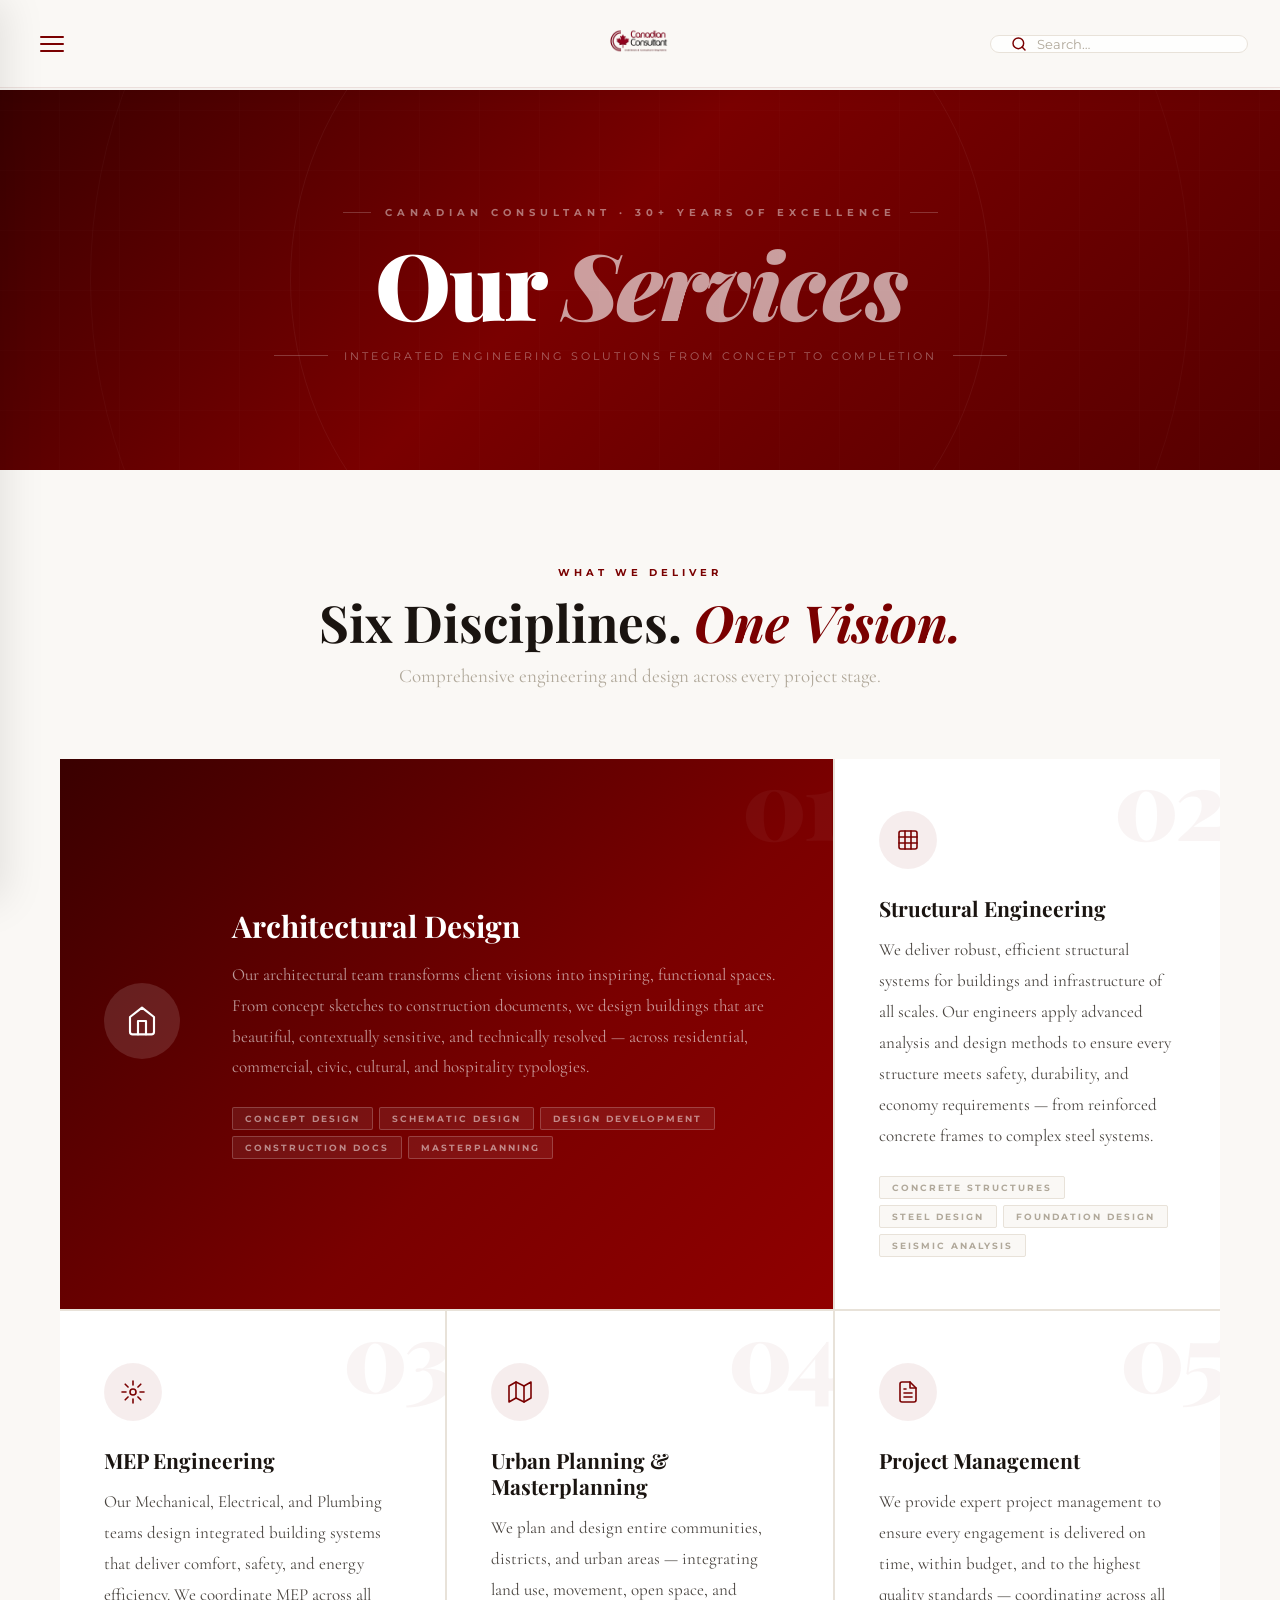
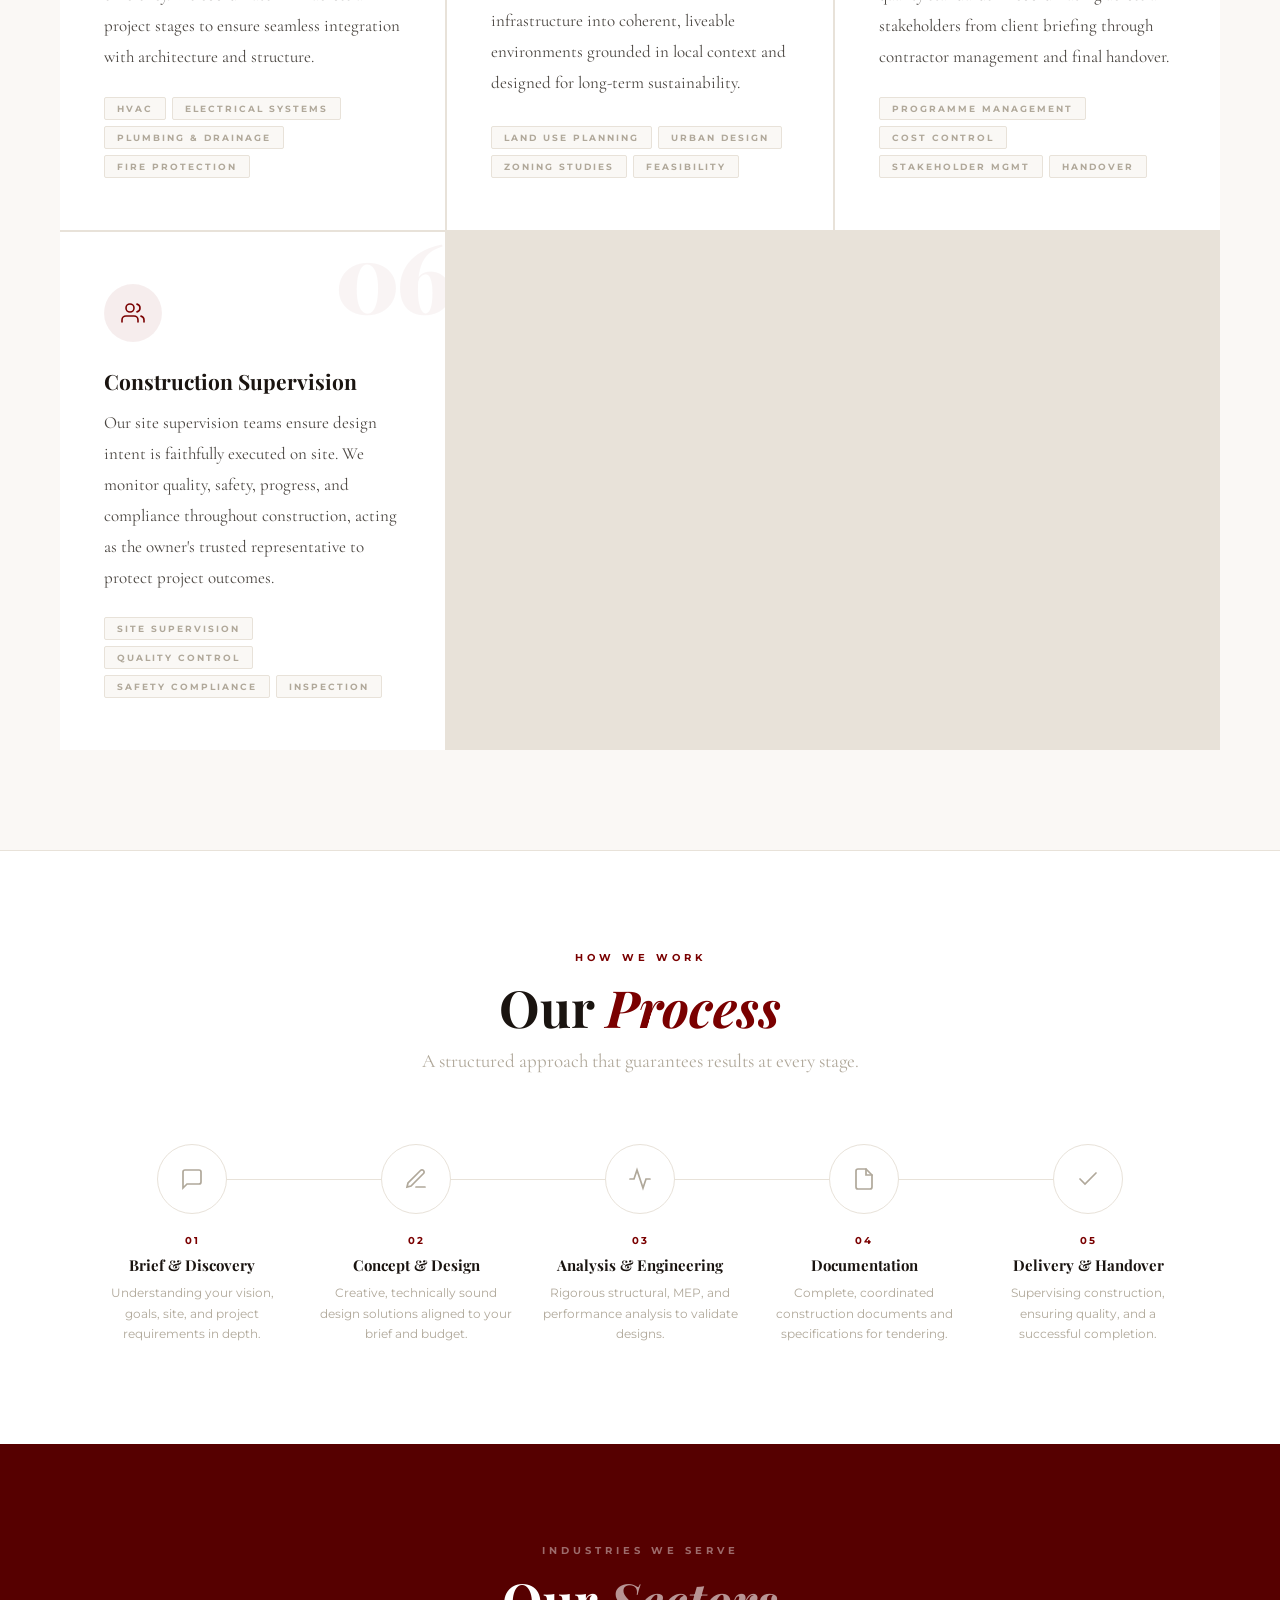
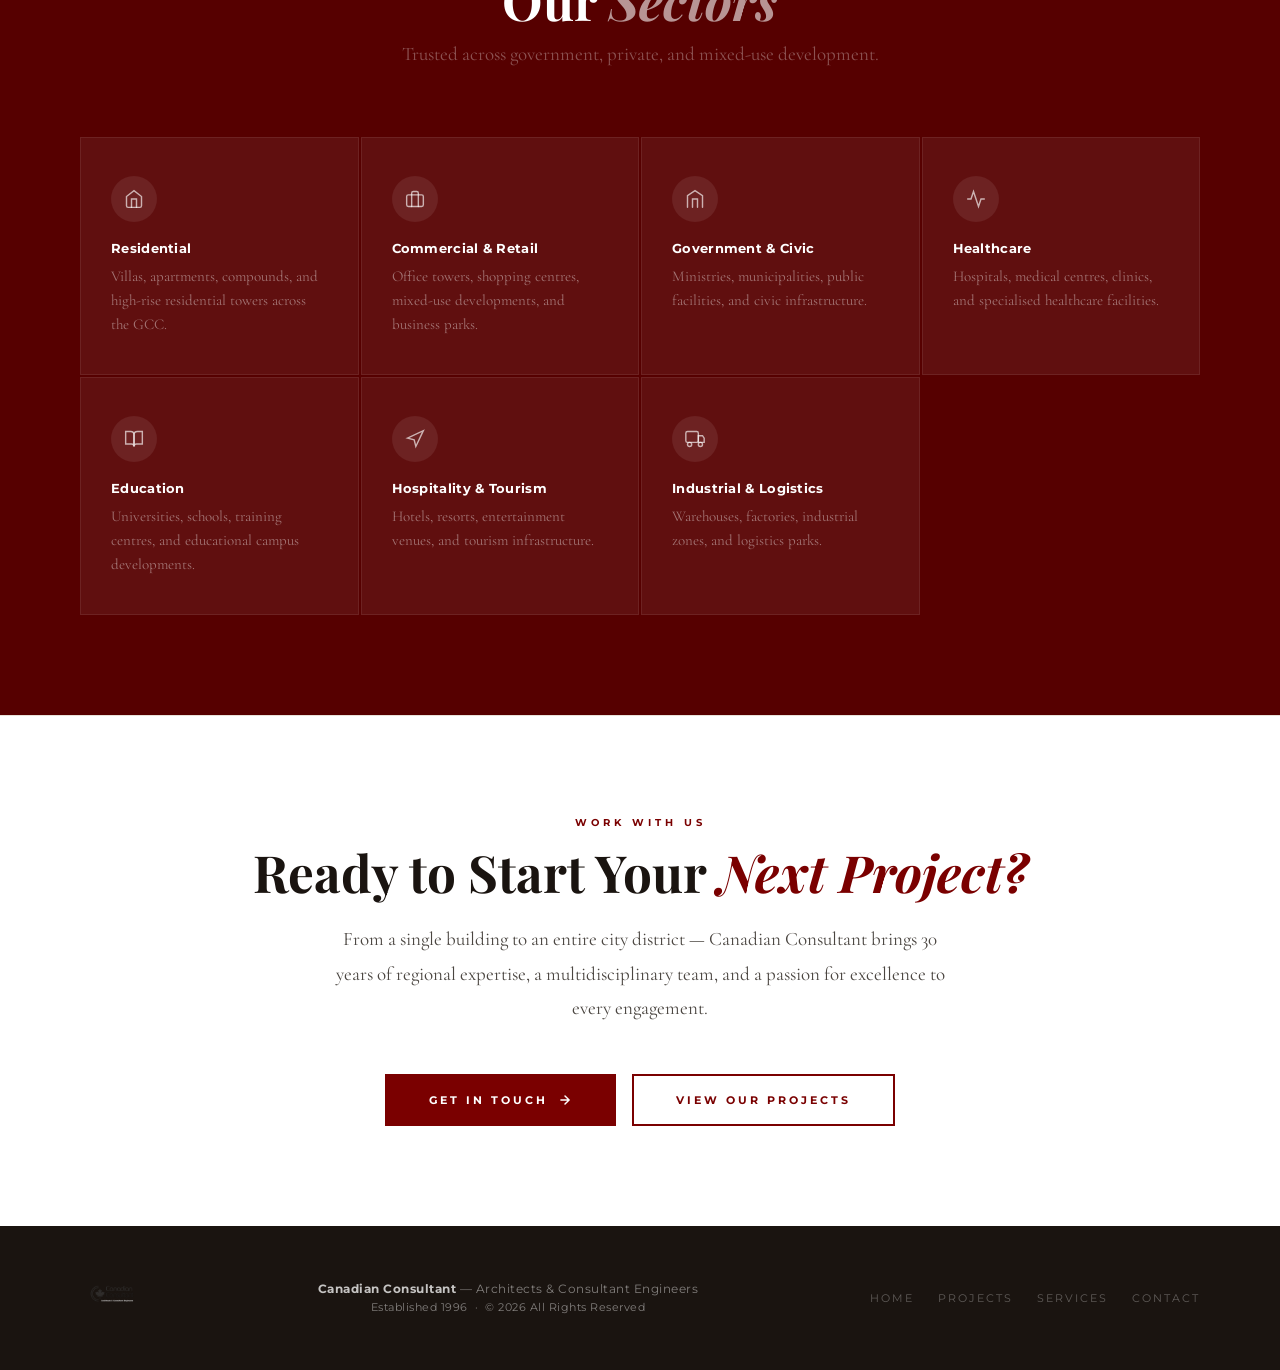
<file: services.html>
<!DOCTYPE html>
<html lang="en">
<head>
  <meta charset="UTF-8">
  <meta name="viewport" content="width=device-width, initial-scale=1.0">
  <title>Services – Canadian Consultant</title>
  <link rel="icon" type="image/png" href="images/logo.png">
  <link href="https://fonts.googleapis.com/css2?family=Playfair+Display:ital,wght@0,400;0,600;0,700;0,900;1,400;1,700&family=Cormorant+Garamond:wght@300;400;500;600&family=Montserrat:wght@300;400;500;600;700&display=swap" rel="stylesheet">
  <link rel="stylesheet" href="css/nav.css">
  <link rel="stylesheet" href="css/services.css">
</head>
<body>

<!-- SIDEBAR OVERLAY -->
<div class="sidebar-overlay" id="sidebarOverlay" onclick="closeSidebar()"></div>

<!-- SIDEBAR -->
<aside class="sidebar" id="sidebar">
  <ul class="sidebar-menu">
    <li><a href="index.html">Home <svg viewBox="0 0 24 24"><path d="M5 12h14M12 5l7 7-7 7"/></svg></a></li>
    <li><a href="about-us.html">About Us <svg viewBox="0 0 24 24"><path d="M5 12h14M12 5l7 7-7 7"/></svg></a></li>
    <li><a href="projects.html">Projects <svg viewBox="0 0 24 24"><path d="M5 12h14M12 5l7 7-7 7"/></svg></a></li>
    <li><a href="services.html" class="active">Services <svg viewBox="0 0 24 24"><path d="M5 12h14M12 5l7 7-7 7"/></svg></a></li>
    <li><a href="contact.html">Contact Us <svg viewBox="0 0 24 24"><path d="M5 12h14M12 5l7 7-7 7"/></svg></a></li>
  </ul>
  <div class="sidebar-logo">
    <img src="images/logo.png" alt="Canadian Consultant">
  </div>
</aside>

<!-- NAV -->
<nav>
  <div class="nav-left">
    <button class="menu-btn" id="menuBtn" onclick="toggleSidebar()" aria-label="Open menu">
      <span></span><span></span><span></span>
    </button>
    <a href="index.html" class="nav-logo-wrap">
      <img src="images/logo.png" alt="Canadian Consultants">
    </a>
  </div>
  <div class="nav-right">
    <div class="nav-search">
      <svg viewBox="0 0 24 24">
        <circle cx="11" cy="11" r="8"/><path d="m21 21-4.35-4.35"/>
      </svg>
      <input type="text" placeholder="Search…" aria-label="Search">
    </div>
  </div>
</nav>

<!-- ══════ HERO ══════ -->
<section class="page-hero">
  <div class="page-hero-bg"></div>
  <div class="hero-grid"></div>
  <div class="page-hero-content">
    <span class="hero-eyebrow">Canadian Consultant · 30+ Years of Excellence</span>
    <h1 class="hero-title">Our <em>Services</em></h1>
    <div class="hero-rule">
      <span></span>
      <p>Integrated engineering solutions from concept to completion</p>
      <span></span>
    </div>
  </div>
</section>

<!-- ══════ SERVICES GRID ══════ -->
<section class="services-section">
  <div class="section-header reveal">
    <span class="section-eyebrow">What We Deliver</span>
    <h2 class="section-title">Six Disciplines. <em>One Vision.</em></h2>
    <p class="section-sub">Comprehensive engineering and design across every project stage.</p>
  </div>

  <div class="services-grid">

    <!-- FEATURED: Architectural Design -->
    <div class="svc-card featured reveal">
      <div class="svc-num">01</div>
      <div class="svc-icon-wrap">
        <svg viewBox="0 0 24 24">
          <path d="M3 9l9-7 9 7v11a2 2 0 0 1-2 2H5a2 2 0 0 1-2-2z"/>
          <polyline points="9 22 9 12 15 12 15 22"/>
        </svg>
      </div>
      <div>
        <div class="svc-title">Architectural Design</div>
        <div class="svc-body">
          Our architectural team transforms client visions into inspiring, functional spaces. From concept sketches to construction documents, we design buildings that are beautiful, contextually sensitive, and technically resolved — across residential, commercial, civic, cultural, and hospitality typologies.
        </div>
        <div class="svc-tags">
          <span class="svc-tag">Concept Design</span>
          <span class="svc-tag">Schematic Design</span>
          <span class="svc-tag">Design Development</span>
          <span class="svc-tag">Construction Docs</span>
          <span class="svc-tag">Masterplanning</span>
        </div>
      </div>
    </div>

    <!-- Structural Engineering -->
    <div class="svc-card reveal">
      <div class="svc-num">02</div>
      <div class="svc-icon-wrap">
        <svg viewBox="0 0 24 24">
          <rect x="3" y="3" width="18" height="18" rx="2"/>
          <path d="M3 9h18M3 15h18M9 3v18M15 3v18"/>
        </svg>
      </div>
      <div class="svc-title">Structural Engineering</div>
      <div class="svc-body">
        We deliver robust, efficient structural systems for buildings and infrastructure of all scales. Our engineers apply advanced analysis and design methods to ensure every structure meets safety, durability, and economy requirements — from reinforced concrete frames to complex steel systems.
      </div>
      <div class="svc-tags">
        <span class="svc-tag">Concrete Structures</span>
        <span class="svc-tag">Steel Design</span>
        <span class="svc-tag">Foundation Design</span>
        <span class="svc-tag">Seismic Analysis</span>
      </div>
    </div>

    <!-- MEP Engineering -->
    <div class="svc-card reveal">
      <div class="svc-num">03</div>
      <div class="svc-icon-wrap">
        <svg viewBox="0 0 24 24">
          <circle cx="12" cy="12" r="3"/>
          <path d="M12 1v4M12 19v4M4.22 4.22l2.83 2.83M16.95 16.95l2.83 2.83M1 12h4M19 12h4M4.22 19.78l2.83-2.83M16.95 7.05l2.83-2.83"/>
        </svg>
      </div>
      <div class="svc-title">MEP Engineering</div>
      <div class="svc-body">
        Our Mechanical, Electrical, and Plumbing teams design integrated building systems that deliver comfort, safety, and energy efficiency. We coordinate MEP across all project stages to ensure seamless integration with architecture and structure.
      </div>
      <div class="svc-tags">
        <span class="svc-tag">HVAC</span>
        <span class="svc-tag">Electrical Systems</span>
        <span class="svc-tag">Plumbing &amp; Drainage</span>
        <span class="svc-tag">Fire Protection</span>
      </div>
    </div>

    <!-- Urban Planning -->
    <div class="svc-card reveal">
      <div class="svc-num">04</div>
      <div class="svc-icon-wrap">
        <svg viewBox="0 0 24 24">
          <path d="M1 6v16l7-4 8 4 7-4V2l-7 4-8-4-7 4z"/>
          <path d="M8 2v16M16 6v16"/>
        </svg>
      </div>
      <div class="svc-title">Urban Planning &amp; Masterplanning</div>
      <div class="svc-body">
        We plan and design entire communities, districts, and urban areas — integrating land use, movement, open space, and infrastructure into coherent, liveable environments grounded in local context and designed for long-term sustainability.
      </div>
      <div class="svc-tags">
        <span class="svc-tag">Land Use Planning</span>
        <span class="svc-tag">Urban Design</span>
        <span class="svc-tag">Zoning Studies</span>
        <span class="svc-tag">Feasibility</span>
      </div>
    </div>

    <!-- Project Management -->
    <div class="svc-card reveal">
      <div class="svc-num">05</div>
      <div class="svc-icon-wrap">
        <svg viewBox="0 0 24 24">
          <path d="M14 2H6a2 2 0 0 0-2 2v16a2 2 0 0 0 2 2h12a2 2 0 0 0 2-2V8z"/>
          <polyline points="14 2 14 8 20 8"/>
          <line x1="16" y1="13" x2="8" y2="13"/>
          <line x1="16" y1="17" x2="8" y2="17"/>
          <polyline points="10 9 9 9 8 9"/>
        </svg>
      </div>
      <div class="svc-title">Project Management</div>
      <div class="svc-body">
        We provide expert project management to ensure every engagement is delivered on time, within budget, and to the highest quality standards — coordinating across all stakeholders from client briefing through contractor management and final handover.
      </div>
      <div class="svc-tags">
        <span class="svc-tag">Programme Management</span>
        <span class="svc-tag">Cost Control</span>
        <span class="svc-tag">Stakeholder Mgmt</span>
        <span class="svc-tag">Handover</span>
      </div>
    </div>

    <!-- Construction Supervision -->
    <div class="svc-card reveal">
      <div class="svc-num">06</div>
      <div class="svc-icon-wrap">
        <svg viewBox="0 0 24 24">
          <path d="M17 21v-2a4 4 0 0 0-4-4H5a4 4 0 0 0-4 4v2"/>
          <circle cx="9" cy="7" r="4"/>
          <path d="M23 21v-2a4 4 0 0 0-3-3.87"/>
          <path d="M16 3.13a4 4 0 0 1 0 7.75"/>
        </svg>
      </div>
      <div class="svc-title">Construction Supervision</div>
      <div class="svc-body">
        Our site supervision teams ensure design intent is faithfully executed on site. We monitor quality, safety, progress, and compliance throughout construction, acting as the owner's trusted representative to protect project outcomes.
      </div>
      <div class="svc-tags">
        <span class="svc-tag">Site Supervision</span>
        <span class="svc-tag">Quality Control</span>
        <span class="svc-tag">Safety Compliance</span>
        <span class="svc-tag">Inspection</span>
      </div>
    </div>

  </div>
</section>

<!-- ══════ PROCESS ══════ -->
<section class="process-section">
  <div class="section-header reveal">
    <span class="section-eyebrow">How We Work</span>
    <h2 class="section-title">Our <em>Process</em></h2>
    <p class="section-sub">A structured approach that guarantees results at every stage.</p>
  </div>

  <div class="process-grid">
    <div class="process-step reveal">
      <div class="step-circle">
        <svg viewBox="0 0 24 24"><path d="M21 15a2 2 0 0 1-2 2H7l-4 4V5a2 2 0 0 1 2-2h14a2 2 0 0 1 2 2z"/></svg>
      </div>
      <div class="step-num">01</div>
      <div class="step-title">Brief &amp; Discovery</div>
      <div class="step-body">Understanding your vision, goals, site, and project requirements in depth.</div>
    </div>
    <div class="process-step reveal">
      <div class="step-circle">
        <svg viewBox="0 0 24 24"><path d="M12 20h9"/><path d="M16.5 3.5a2.121 2.121 0 0 1 3 3L7 19l-4 1 1-4L16.5 3.5z"/></svg>
      </div>
      <div class="step-num">02</div>
      <div class="step-title">Concept &amp; Design</div>
      <div class="step-body">Creative, technically sound design solutions aligned to your brief and budget.</div>
    </div>
    <div class="process-step reveal">
      <div class="step-circle">
        <svg viewBox="0 0 24 24"><polyline points="22 12 18 12 15 21 9 3 6 12 2 12"/></svg>
      </div>
      <div class="step-num">03</div>
      <div class="step-title">Analysis &amp; Engineering</div>
      <div class="step-body">Rigorous structural, MEP, and performance analysis to validate designs.</div>
    </div>
    <div class="process-step reveal">
      <div class="step-circle">
        <svg viewBox="0 0 24 24"><path d="M14 2H6a2 2 0 0 0-2 2v16a2 2 0 0 0 2 2h12a2 2 0 0 0 2-2V8z"/><polyline points="14 2 14 8 20 8"/></svg>
      </div>
      <div class="step-num">04</div>
      <div class="step-title">Documentation</div>
      <div class="step-body">Complete, coordinated construction documents and specifications for tendering.</div>
    </div>
    <div class="process-step reveal">
      <div class="step-circle">
        <svg viewBox="0 0 24 24"><polyline points="20 6 9 17 4 12"/></svg>
      </div>
      <div class="step-num">05</div>
      <div class="step-title">Delivery &amp; Handover</div>
      <div class="step-body">Supervising construction, ensuring quality, and a successful completion.</div>
    </div>
  </div>
</section>

<!-- ══════ SECTORS ══════ -->
<section class="sectors-section">
  <div class="section-header reveal">
    <span class="section-eyebrow" style="color:rgba(255,255,255,0.42);">Industries We Serve</span>
    <h2 class="section-title" style="color:white;">Our <em style="color:rgba(255,255,255,0.58);">Sectors</em></h2>
    <p class="section-sub" style="color:rgba(255,255,255,0.32);">Trusted across government, private, and mixed-use development.</p>
  </div>

  <div class="sectors-grid">
    <div class="sector-card reveal">
      <div class="sector-icon">
        <svg viewBox="0 0 24 24"><path d="M3 9l9-7 9 7v11a2 2 0 0 1-2 2H5a2 2 0 0 1-2-2z"/><polyline points="9 22 9 12 15 12 15 22"/></svg>
      </div>
      <div class="sector-name">Residential</div>
      <div class="sector-desc">Villas, apartments, compounds, and high-rise residential towers across the GCC.</div>
    </div>
    <div class="sector-card reveal">
      <div class="sector-icon">
        <svg viewBox="0 0 24 24"><rect x="2" y="7" width="20" height="14" rx="2"/><path d="M16 21V5a2 2 0 0 0-2-2h-4a2 2 0 0 0-2 2v16"/></svg>
      </div>
      <div class="sector-name">Commercial &amp; Retail</div>
      <div class="sector-desc">Office towers, shopping centres, mixed-use developments, and business parks.</div>
    </div>
    <div class="sector-card reveal">
      <div class="sector-icon">
        <svg viewBox="0 0 24 24"><path d="M3 22V8l9-6 9 6v14"/><path d="M9 22V12h6v10"/></svg>
      </div>
      <div class="sector-name">Government &amp; Civic</div>
      <div class="sector-desc">Ministries, municipalities, public facilities, and civic infrastructure.</div>
    </div>
    <div class="sector-card reveal">
      <div class="sector-icon">
        <svg viewBox="0 0 24 24"><path d="M22 12h-4l-3 9L9 3l-3 9H2"/></svg>
      </div>
      <div class="sector-name">Healthcare</div>
      <div class="sector-desc">Hospitals, medical centres, clinics, and specialised healthcare facilities.</div>
    </div>
    <div class="sector-card reveal">
      <div class="sector-icon">
        <svg viewBox="0 0 24 24"><path d="M2 3h6a4 4 0 0 1 4 4v14a3 3 0 0 0-3-3H2z"/><path d="M22 3h-6a4 4 0 0 0-4 4v14a3 3 0 0 1 3-3h7z"/></svg>
      </div>
      <div class="sector-name">Education</div>
      <div class="sector-desc">Universities, schools, training centres, and educational campus developments.</div>
    </div>
    <div class="sector-card reveal">
      <div class="sector-icon">
        <svg viewBox="0 0 24 24"><path d="M3 11l19-9-9 19-2-8-8-2z"/></svg>
      </div>
      <div class="sector-name">Hospitality &amp; Tourism</div>
      <div class="sector-desc">Hotels, resorts, entertainment venues, and tourism infrastructure.</div>
    </div>
    <div class="sector-card reveal">
      <div class="sector-icon">
        <svg viewBox="0 0 24 24"><rect x="1" y="3" width="15" height="13" rx="2"/><path d="M16 8h5l2 3v5h-7z"/><circle cx="5.5" cy="18.5" r="2.5"/><circle cx="18.5" cy="18.5" r="2.5"/></svg>
      </div>
      <div class="sector-name">Industrial &amp; Logistics</div>
      <div class="sector-desc">Warehouses, factories, industrial zones, and logistics parks.</div>
    </div>
  </div>
</section>

<!-- ══════ CTA ══════ -->
<section class="cta-section reveal">
  <span class="section-eyebrow">Work With Us</span>
  <h2 class="cta-heading">Ready to Start Your <em>Next Project?</em></h2>
  <p class="cta-body">
    From a single building to an entire city district — Canadian Consultant brings 30 years of regional expertise, a multidisciplinary team, and a passion for excellence to every engagement.
  </p>
  <div class="cta-buttons">
    <a href="contact.html" class="btn-primary">
      Get in Touch
      <svg viewBox="0 0 24 24"><path d="M5 12h14M12 5l7 7-7 7"/></svg>
    </a>
    <a href="projects.html" class="btn-secondary">
      View Our Projects
    </a>
  </div>
</section>

<!-- FOOTER -->
<footer>
  <div class="footer-logo">
    <img src="images/logo.png" alt="Canadian Consultant">
  </div>
  <div class="footer-copy">
    <strong>Canadian Consultant</strong> — Architects &amp; Consultant Engineers<br>
    <span style="font-size:11px;margin-top:4px;display:block;">Established 1996 &nbsp;·&nbsp; © 2026 All Rights Reserved</span>
  </div>
  <div class="footer-links">
    <a href="index.html">Home</a>
    <a href="projects.html">Projects</a>
    <a href="services.html">Services</a>
    <a href="contact.html">Contact</a>
  </div>
</footer>

<script src="js/services.js"></script>
</body>
</html>
</file>
<file: css/nav.css>
/* ============================================================
   css/nav.css — Shared navigation, sidebar & utility styles
   Include on every page alongside its page-specific CSS
   ============================================================ */

/* ── Sidebar Overlay ──────────────────────────────────────── */
.sidebar-overlay {
  position: fixed;
  inset: 0;
  background: rgba(0, 0, 0, 0.42);
  z-index: 240;
  opacity: 0;
  pointer-events: none;
  transition: opacity 0.35s ease;
}
.sidebar-overlay.open {
  opacity: 1;
  pointer-events: all;
}

/* ── Sidebar Drawer ───────────────────────────────────────── */
.sidebar {
  position: fixed;
  top: 0; left: 0; bottom: 0;
  width: 300px;
  background: #fff;
  border-right: 3px solid #7A0000;
  z-index: 1000;
  transform: translateX(-100%);
  transition: transform 0.42s cubic-bezier(0.25, 0.46, 0.45, 0.94);
  display: flex;
  flex-direction: column;
  padding: 120px 0 44px;        /* Clears the tallest breakpoint */
  box-shadow: 4px 0 40px rgba(0,0,0,0.10);
}
.sidebar.open {
  transform: translateX(0);
}
.sidebar-menu {
  list-style: none;
  margin: 0; padding: 0;
  flex: 1;
}
.sidebar-menu li {
  border-bottom: 1px solid #e8e2d9;
}
.sidebar-menu li a {
  display: flex;
  align-items: center;
  justify-content: space-between;
  padding: 18px 36px;
  color: #1a1410;
  text-decoration: none;
  font-family: 'Montserrat', sans-serif;
  font-size: 12px;
  font-weight: 600;
  letter-spacing: 0.15em;
  text-transform: uppercase;
  transition: color 0.25s, background 0.2s, padding-left 0.25s;
}
.sidebar-menu li a:hover {
  color: #7A0000;
  background: rgba(122,0,0,0.04);
  padding-left: 44px;
}
.sidebar-menu li a.active {
  color: #7A0000;
  background: rgba(122,0,0,0.05);
  border-left: 3px solid #7A0000;
  padding-left: 33px;
  font-weight: 700;
}
.sidebar-menu li a svg {
  width: 14px; height: 14px;
  stroke: #7A0000;
  fill: none;
  stroke-width: 2;
  stroke-linecap: round;
  stroke-linejoin: round;
  flex-shrink: 0;
  opacity: 0.5;
  transition: opacity 0.2s, transform 0.2s;
}
.sidebar-menu li a:hover svg,
.sidebar-menu li a.active svg {
  opacity: 1;
}
.sidebar-menu li a:hover svg { transform: translateX(4px); }
.sidebar-logo {
  padding: 28px 36px 0;
  border-top: 1px solid #e8e2d9;
  margin-top: auto;
}
.sidebar-logo img {
  height: 44px;
  opacity: 0.5;
  object-fit: contain;
}

/* ── Hamburger / Menu Button ──────────────────────────────── */
.menu-btn {
  background: none;
  border: none;
  cursor: pointer;
  padding: 8px;
  display: flex;
  flex-direction: column;
  justify-content: center;
  gap: 5px;
  outline: none;
  flex-shrink: 0;
  border-radius: 4px;
  transition: background 0.2s;
}
.menu-btn:hover { background: rgba(122,0,0,0.06); }
.menu-btn span {
  display: block;
  width: 24px; height: 2px;
  background: #7A0000;
  border-radius: 2px;
  transition: transform 0.3s ease, opacity 0.3s ease;
}
.menu-btn.open span:nth-child(1) { transform: translateY(7px) rotate(45deg); }
.menu-btn.open span:nth-child(2) { opacity: 0; transform: scaleX(0); }
.menu-btn.open span:nth-child(3) { transform: translateY(-7px) rotate(-45deg); }

/* ── Unified Nav Bar ──────────────────────────────────────── */
nav {
  position: fixed; top: 0; left: 0; right: 0; z-index: 200;
  display: flex; align-items: center; justify-content: space-between;
  padding: 0px 32px;
  background: rgba(250,248,245,0.97);
  backdrop-filter: blur(16px);
  border-bottom: 1px solid rgba(122,0,0,0.10);
  box-shadow: 0 2px 20px rgba(0,0,0,0.04);
  min-height: clamp(88px, 5vw, 104px);
  gap: 0px;
  transition: background 0.3s, box-shadow 0.3s;
  overflow: visible;                 /* Allow logo to break out */
}
nav.scrolled {
  background: rgba(250,248,245,0.99);
  box-shadow: 0 4px 32px rgba(0,0,0,0.08);
}
.nav-left {
  display: flex; align-items: center; gap: 16px;
  flex-shrink: 0;
  overflow: visible;                 /* Allow logo to break out */
}
.nav-logo-wrap {
  display: flex; align-items: center;
  text-decoration: none;
  overflow: visible;                 /* Allow logo to break out */
}
.nav-logo-wrap img,
.nav-logo img {
  height: clamp(101px, 5.75vw, 120px);   /* ~115% of nav min-height */
  width: auto;
  object-fit: contain;
  display: block;
}
.nav-right {
  display: flex; align-items: center;
  gap: 10px;
}

/* ── Inline Search Bar (inner pages) ─────────────────────── */
.nav-search {
  display: flex; align-items: center; gap: 10px;
  border: 1.5px solid #e8e2d9;
  border-radius: 50px;
  padding: 0px 20px;
  background: rgba(255,255,255,0.8);
  transition: border-color 0.2s, box-shadow 0.2s;
}
.nav-search:focus-within {
  border-color: rgba(122,0,0,0.4);
  box-shadow: 0 0 0 3px rgba(122,0,0,0.07);
}
.nav-search svg {
  width: 16px; height: 16px;
  stroke: #7A0000;
  fill: none;
  stroke-width: 2.2;
  stroke-linecap: round;
  stroke-linejoin: round;
  flex-shrink: 0;
}
.nav-search input {
  background: none; border: none; outline: none;
  color: #1a1410;
  font-family: 'Montserrat', sans-serif;
  font-size: 13px;
  width: 190px;
}
.nav-search input::placeholder { color: #b0a89a; }

/* ── Search Button + Overlay (index.html) ────────────────── */
.search-btn {
  background: none; border: none; cursor: pointer;
  display: flex; align-items: center; justify-content: center;
  width: 42px; height: 42px; border-radius: 50%;
  transition: background 0.2s;
  outline: none;
}
.search-btn:hover { background: rgba(122,0,0,0.08); }
.search-btn svg {
  width: 20px; height: 20px;
  stroke: #7A0000; fill: none;
  stroke-width: 2.2; stroke-linecap: round;
}
.search-overlay {
  position: fixed; inset: 0;
  background: rgba(122,0,0,0.96);
  z-index: 1100;
  display: flex; flex-direction: column;
  align-items: center; justify-content: center;
  opacity: 0; pointer-events: none;
  transition: opacity 0.3s ease;
}
.search-overlay.open {
  opacity: 1; pointer-events: all;
}
.search-form {
  display: flex; align-items: center; gap: 16px;
  border-bottom: 2px solid rgba(255,255,255,0.5);
  padding-bottom: 14px;
  width: min(580px, 88vw);
}
.search-form input {
  background: none; border: none; outline: none;
  font-family: 'Playfair Display', serif;
  font-size: 32px; color: white; width: 100%;
  font-weight: 400;
}
.search-form input::placeholder { color: rgba(255,255,255,0.35); }
.search-form svg {
  width: 28px; height: 28px;
  stroke: rgba(255,255,255,0.5); fill: none;
  stroke-width: 2; stroke-linecap: round;
  flex-shrink: 0;
}
.search-close {
  position: absolute; top: 26px; right: 36px;
  background: none; border: none; cursor: pointer;
  color: rgba(255,255,255,0.6); font-size: 32px; line-height: 1;
  transition: color 0.2s; outline: none;
}
.search-close:hover { color: white; }

/* ── Scroll Reveal ────────────────────────────────────────── */
.reveal {
  opacity: 0;
  transform: translateY(28px);
  transition: opacity 0.65s ease, transform 0.65s ease;
}
.reveal.visible {
  opacity: 1;
  transform: translateY(0);
}

/* ── Responsive ───────────────────────────────────────────── */
@media (max-width: 768px) {
  nav { padding: 0px 20px; min-height: 80px; }
  .nav-logo-wrap img,.nav-logo img { height: 92px; }  /* 115% of 80px */
  .nav-search input { width: 130px; }
  .sidebar { width: 280px; }
}
@media (max-width: 480px) {
  .nav-search input { width: 90px; }
  .nav-search { padding: 8px 14px; }
}

/* ── Centered header logo ─────────────────────────────────── */
.nav-logo-wrap {
  position: absolute; left: 50%; top: 50%;
  transform: translate(-50%, -50%);
}
.nav-logo-wrap img,
.nav-logo img { height: clamp(58px, 4.2vw, 76px); width: auto; }
@media (max-width: 768px) {
  .nav-logo-wrap img,.nav-logo img { height: 50px; }
}
@media (max-width: 640px) {
  .nav-search { display: none; }
}

/* ── Search results ───────────────────────────────────────── */
.nav-results {
  position: fixed; top: clamp(88px, 5vw, 104px); right: 32px;
  width: min(380px, calc(100vw - 32px));
  background: #fff; border: 1px solid #e8e2d9; border-top: 2px solid #7A0000;
  box-shadow: 0 18px 50px rgba(0,0,0,0.14);
  z-index: 300; display: none; max-height: 60vh; overflow-y: auto;
}
.nav-results.show { display: block; }
.nav-results a, .overlay-results a {
  display: flex; flex-direction: column; gap: 3px;
  padding: 13px 20px; text-decoration: none;
  border-bottom: 1px solid #f0ebe3;
}
.nav-results a strong { font-family: 'Playfair Display', serif; font-size: 16px; color: #7A0000; font-weight: 700; }
.nav-results a span { font-size: 11px; letter-spacing: 1px; text-transform: uppercase; color: #8a8174; }
.nav-results a:hover { background: #faf6f1; }
.sr-empty { padding: 18px 20px; font-size: 13px; color: #8a8174; }

.overlay-results {
  width: min(580px, 88vw); margin-top: 18px; max-height: 50vh; overflow-y: auto; display: none;
}
.overlay-results.show { display: block; }
.overlay-results a { border-bottom: 1px solid rgba(255,255,255,0.15); padding: 14px 4px; }
.overlay-results a strong { font-family: 'Playfair Display', serif; font-size: 20px; color: #fff; font-weight: 400; }
.overlay-results a span { font-size: 11px; letter-spacing: 1.5px; text-transform: uppercase; color: rgba(255,255,255,0.55); }
.overlay-results a:hover strong { text-decoration: underline; }
.overlay-results .sr-empty { color: rgba(255,255,255,0.6); padding: 14px 4px; }

.search-empty { text-align: center; padding: 60px 20px; color: #8a8174; font-size: 15px; }
.project-card.search-flash { outline: 3px solid #C9A96E; outline-offset: 4px; }

/* phones: search collapses to an icon and opens over the logo */
@media (max-width: 640px) {
  .nav-search { display: flex; cursor: pointer; padding: 10px; }
  .nav-search input { width: 0; padding: 0; }
  .nav-search:focus-within {
    position: absolute; right: 16px; top: 50%; transform: translateY(-50%);
    background: #fff; z-index: 5; padding: 8px 16px;
  }
  .nav-search:focus-within input { width: min(220px, 56vw); }
  .nav-results { right: 16px; }
}
</file>
<file: css/style.css>
/* ===== RESET & VARIABLES ===== */
:root {
  --crimson: #7A0000;
  --crimson-light: #9a1010;
  --crimson-dark: #560000;
  --white: #ffffff;
  --off-white: #faf8f5;
  --cream: #f5f0e8;
  --gray-light: #e8e2d9;
  --gray-mid: #b0a89a;
  --gray-dark: #4a4540;
  --text: #1a1410;
}

*, *::before, *::after { margin: 0; padding: 0; box-sizing: border-box; }
html { scroll-behavior: smooth; }
body {
  font-family: 'Montserrat', sans-serif;
  background: var(--off-white);
  color: var(--text);
  overflow-x: hidden;
}

/* Nav styles are in css/nav.css */






/* Search button */
.search-btn {
  background: none; border: none; cursor: pointer;
  display: flex; align-items: center; justify-content: center;
  width: 40px; height: 40px; border-radius: 50%;
  color: var(--crimson);
  transition: background 0.2s;
}
.search-btn:hover { background: rgba(122,0,0,0.08); }
.search-btn svg {
  width: 20px; height: 20px;
  stroke: var(--crimson); fill: none;
  stroke-width: 2.2; stroke-linecap: round;
}





/* ===== HERO ===== */
.hero {
  min-height: 100vh;
  display: flex; flex-direction: column;
  justify-content: center; align-items: center;
  text-align: center;
  position: relative;
  padding: 130px 40px 80px;
  background:
    radial-gradient(ellipse 80% 60% at 50% 100%, rgba(122,0,0,0.07) 0%, transparent 70%),
    var(--off-white);
  overflow: hidden;
}
.hero::before {
  content: '';
  position: absolute; top: 0; left: 0; right: 0; bottom: 0;
  background-image:
    repeating-linear-gradient(0deg, transparent, transparent 79px, rgba(122,0,0,0.04) 80px),
    repeating-linear-gradient(90deg, transparent, transparent 79px, rgba(122,0,0,0.04) 80px);
  pointer-events: none;
}
.hero-eyebrow {
  font-family: 'Montserrat', sans-serif;
  font-size: 11px; font-weight: 600; letter-spacing: 5px;
  text-transform: uppercase; color: var(--crimson);
  margin-bottom: 32px;
  animation: fadeUp 0.8s ease both;
}
.hero-slogan {
  font-family: 'Playfair Display', serif;
  font-size: clamp(52px, 8vw, 100px);
  font-weight: 900; line-height: 1.0;
  color: var(--crimson);
  letter-spacing: -1px;
  animation: fadeUp 1s 0.2s ease both;
  max-width: 900px;
}
.hero-slogan span { color: var(--crimson-dark); }
.hero-sub {
  font-family: 'Cormorant Garamond', serif;
  font-size: clamp(18px, 2.5vw, 26px);
  font-weight: 300; color: var(--gray-dark);
  margin-top: 28px; margin-bottom: 52px;
  letter-spacing: 0.5px;
  animation: fadeUp 1s 0.35s ease both;
}

.btn-primary {
  display: inline-flex; align-items: center; gap: 12px;
  background: var(--crimson); color: var(--white);
  font-family: 'Montserrat', sans-serif;
  font-size: 12px; font-weight: 700; letter-spacing: 3px;
  text-transform: uppercase; text-decoration: none;
  padding: 18px 44px;
  border: 2px solid var(--crimson);
  transition: all 0.3s ease;
  animation: fadeUp 1s 0.5s ease both;
  position: relative; overflow: hidden;
}
.btn-primary::before {
  content: '';
  position: absolute; top: 0; left: -100%; width: 100%; height: 100%;
  background: rgba(255,255,255,0.15);
  transition: left 0.3s ease;
}
.btn-primary:hover::before { left: 0; }
.btn-primary:hover { transform: translateY(-2px); box-shadow: 0 12px 40px rgba(122,0,0,0.3); }
.btn-primary svg { width: 16px; height: 16px; }

.scroll-indicator {
  position: absolute; bottom: 40px; left: 50%; transform: translateX(-50%);
  display: flex; flex-direction: column; align-items: center; gap: 8px;
  animation: fadeUp 1s 0.8s ease both;
}
.scroll-indicator span {
  font-size: 10px; font-weight: 600; letter-spacing: 3px;
  text-transform: uppercase; color: var(--gray-mid);
}
.scroll-line {
  width: 1px; height: 50px;
  background: linear-gradient(to bottom, var(--crimson), transparent);
  animation: scrollPulse 2s ease infinite;
}

/* ===== SOCIAL ===== */
.social-section { background: var(--crimson); padding: 24px 40px; }
.social-inner {
  max-width: 600px; margin: 0 auto;
  display: flex; align-items: center; justify-content: center;
  flex-wrap: nowrap; gap: 24px;
}
.social-link {
  display: flex; flex-direction: column; align-items: center; gap: 5px;
  text-decoration: none;
  transition: transform 0.3s ease; flex-shrink: 0;
}
.social-link:hover { transform: translateY(-3px); }
.social-icon {
  width: 36px; height: 36px;
  background: rgba(255,255,255,0.12);
  border: 1px solid rgba(255,255,255,0.2);
  border-radius: 50%;
  display: flex; align-items: center; justify-content: center;
  transition: background 0.3s, border-color 0.3s;
}
.social-link:hover .social-icon {
  background: rgba(255,255,255,0.25);
  border-color: rgba(255,255,255,0.5);
}
.social-icon svg { width: 15px; height: 15px; fill: white; }
.social-name {
  font-size: 8px; font-weight: 600; letter-spacing: 1.5px;
  text-transform: uppercase; color: rgba(255,255,255,0.7);
}

/* ===== STATS ===== */
.stats-section { background: var(--white); padding: 100px 60px; }
.stats-header { text-align: center; margin-bottom: 72px; }
.section-eyebrow {
  font-size: 11px; font-weight: 700; letter-spacing: 5px;
  text-transform: uppercase; color: var(--crimson);
  display: block; margin-bottom: 16px;
}
.section-title {
  font-family: 'Playfair Display', serif;
  font-size: clamp(32px, 5vw, 56px); font-weight: 700;
  color: var(--text); line-height: 1.15;
}
.stats-grid {
  max-width: 900px; margin: 0 auto;
  display: grid; grid-template-columns: repeat(3, 1fr);
  gap: 2px; background: var(--gray-light);
  border: 1px solid var(--gray-light);
}
.stat-card {
  background: var(--white);
  padding: 60px 40px; text-align: center;
  position: relative; overflow: hidden;
  animation: countUp 0.6s ease both;
}
.stat-card:nth-child(1) { animation-delay: 0.1s; }
.stat-card:nth-child(2) { animation-delay: 0.25s; }
.stat-card:nth-child(3) { animation-delay: 0.4s; }
.stat-card::before {
  content: '';
  position: absolute; bottom: 0; left: 0; right: 0; height: 3px;
  background: var(--crimson);
  transform: scaleX(0); transition: transform 0.4s ease;
}
.stat-card:hover::before { transform: scaleX(1); }
.stat-number {
  font-family: 'Playfair Display', serif;
  font-size: clamp(52px, 7vw, 80px); font-weight: 900;
  color: var(--crimson); line-height: 1; display: block;
}
.stat-suffix { font-size: 32px; font-weight: 400; }
.stat-label {
  font-size: 12px; font-weight: 600; letter-spacing: 3px;
  text-transform: uppercase; color: var(--gray-mid);
  margin-top: 16px; display: block;
}

/* ===== LINKS ===== */
.links-section { background: var(--off-white); padding: 100px 60px; }
.links-grid {
  max-width: 1000px; margin: 0 auto;
  display: grid; grid-template-columns: repeat(2, 1fr); gap: 24px;
}
.nav-card {
  display: flex; align-items: center; justify-content: space-between;
  padding: 40px 44px;
  background: var(--white);
  border: 1px solid var(--gray-light);
  text-decoration: none;
  transition: all 0.3s ease;
  position: relative; overflow: hidden;
}
.nav-card::before {
  content: '';
  position: absolute; left: 0; top: 0; bottom: 0; width: 4px;
  background: var(--crimson);
  transform: scaleY(0); transition: transform 0.3s ease;
}
.nav-card:hover { transform: translateY(-4px); box-shadow: 0 20px 60px rgba(0,0,0,0.08); }
.nav-card:hover::before { transform: scaleY(1); }
.nav-card-num {
  font-family: 'Cormorant Garamond', serif;
  font-size: 13px; color: var(--crimson); letter-spacing: 3px;
  display: block; margin-bottom: 10px;
}
.nav-card-title {
  font-family: 'Playfair Display', serif;
  font-size: 24px; font-weight: 700; color: var(--text);
  transition: color 0.3s;
}
.nav-card:hover .nav-card-title { color: var(--crimson); }
.nav-card-arrow {
  width: 48px; height: 48px;
  border: 1.5px solid var(--gray-light);
  border-radius: 50%;
  display: flex; align-items: center; justify-content: center;
  transition: all 0.3s ease; flex-shrink: 0;
}
.nav-card:hover .nav-card-arrow { background: var(--crimson); border-color: var(--crimson); }
.nav-card-arrow svg { width: 18px; height: 18px; stroke: var(--crimson); transition: stroke 0.3s; }
.nav-card:hover .nav-card-arrow svg { stroke: white; }

/* ===== FOOTER ===== */
footer {
  background: var(--crimson-dark);
  color: rgba(255,255,255,0.6);
  text-align: center;
  padding: 40px 60px;
  font-size: 12px; letter-spacing: 1px;
}
footer strong { color: white; }

/* ===== ANIMATIONS ===== */
@keyframes fadeUp {
  from { opacity: 0; transform: translateY(30px); }
  to   { opacity: 1; transform: translateY(0); }
}
@keyframes scrollPulse {
  0%, 100% { opacity: 0; transform: scaleY(1); }
  50%       { opacity: 1; transform: scaleY(1.1); }
}
@keyframes countUp {
  from { opacity: 0; transform: translateY(20px); }
  to   { opacity: 1; transform: translateY(0); }
}



/* ===== RESPONSIVE ===== */
@media (max-width: 768px) {
  /* nav responsive overrides handled in nav.css */
  
  .hero { padding: 100px 24px 80px; }
  .social-section { padding: 48px 24px; }
  .stats-section, .links-section { padding: 72px 24px; }
  .stats-grid { grid-template-columns: 1fr; }
  .links-grid { grid-template-columns: 1fr; }
  .stat-card { padding: 44px 24px; }
}
</file>
<file: css/about-us.css>
/* ============================================
   CANADIAN CONSULTANT — CONTACT PAGE STYLES
   ============================================ */

:root {
  --crimson: #7A0000;
  --crimson-light: #9a1010;
  --crimson-dark: #560000;
  --white: #ffffff;
  --off-white: #faf8f5;
  --gray-light: #e8e2d9;
  --gray-mid: #b0a89a;
  --gray-dark: #4a4540;
  --text: #1a1410;
  --nav-height: 90px;
}

*, *::before, *::after { margin: 0; padding: 0; box-sizing: border-box; }
html { scroll-behavior: smooth; }
body {
  font-family: 'Montserrat', sans-serif;
  background: var(--off-white);
  color: var(--text);
  overflow-x: hidden;
}

/* Nav base styles are in css/nav.css */

/* Sidebar styles are in css/nav.css */

/* ── HERO ── */
.page-hero {
  margin-top: 90px;
  position: relative; height: 360px;
  display: flex; align-items: center; justify-content: center;
  overflow: hidden;
}
.page-hero-bg {
  position: absolute; inset: 0;
  background: linear-gradient(135deg, #3a0000 0%, #7a0000 45%, #560000 100%);
}
.page-hero-bg::before {
  content: ''; position: absolute;
  width: 700px; height: 700px; border-radius: 50%;
  border: 1px solid rgba(255,255,255,0.05);
  top: 50%; left: 50%; transform: translate(-50%,-50%);
}
.page-hero-bg::after {
  content: ''; position: absolute;
  width: 1100px; height: 1100px; border-radius: 50%;
  border: 1px solid rgba(255,255,255,0.03);
  top: 50%; left: 50%; transform: translate(-50%,-50%);
}
.hero-grid {
  position: absolute; inset: 0;
  background-image:
    repeating-linear-gradient(0deg, transparent, transparent 59px, rgba(255,255,255,0.025) 60px),
    repeating-linear-gradient(90deg, transparent, transparent 59px, rgba(255,255,255,0.025) 60px);
}
.page-hero-content { position: relative; z-index: 2; text-align: center; padding: 0 24px; }

.hero-eyebrow {
  display: inline-block;
  font-size: 11px; font-weight: 600; letter-spacing: 5px;
  text-transform: uppercase; color: rgba(255,255,255,0.5);
  margin-bottom: 16px;
  animation: fadeUp .7s ease both;
}
.hero-title {
  font-family: 'Playfair Display', serif;
  font-size: clamp(46px, 7vw, 84px); font-weight: 900;
  color: white; line-height: 1; letter-spacing: -1px;
  animation: fadeUp .8s .1s ease both;
}
.hero-title em { font-style: italic; color: rgba(255,255,255,0.7); }

.hero-rule {
  display: flex; align-items: center; gap: 16px;
  justify-content: center; margin-top: 22px;
  animation: fadeUp .8s .2s ease both;
}
.hero-rule span { display: block; height: 1px; width: 60px; background: rgba(255,255,255,0.22); }
.hero-rule p { font-size: 12px; letter-spacing: 3px; text-transform: uppercase; color: rgba(255,255,255,0.4); }

/* ── CEO SECTION ── */
.ceo-section {
  background: var(--white);
  display: grid; grid-template-columns: 440px 1fr;
  min-height: 520px;
  border-bottom: 1px solid var(--gray-light);
}
.ceo-photo-wrap {
  position: relative; overflow: hidden;
  background: linear-gradient(160deg, #e8e4de, #d0cbc3);
}
.ceo-photo-wrap img {
  width: 100%; height: 100%;
  object-fit: cover; object-position: top center;
  display: block;
}
.ceo-photo-overlay {
  position: absolute; bottom: 0; left: 0; right: 0;
  background: linear-gradient(to top, rgba(122,0,0,0.88) 0%, transparent 65%);
  padding: 44px 36px 32px;
}
.ceo-badge {
  display: inline-block;
  font-size: 9px; font-weight: 700; letter-spacing: 3px; text-transform: uppercase;
  color: rgba(255,255,255,0.65);
  border: 1px solid rgba(255,255,255,0.3);
  padding: 5px 12px; border-radius: 2px; margin-bottom: 10px;
}
.ceo-photo-name {
  font-family: 'Playfair Display', serif;
  font-size: 28px; font-weight: 700; color: white; line-height: 1.1;
}
.ceo-photo-role {
  font-size: 11px; font-weight: 500; letter-spacing: 2px;
  text-transform: uppercase; color: rgba(255,255,255,0.6); margin-top: 6px;
}

.ceo-content {
  padding: 72px 72px 64px;
  display: flex; flex-direction: column; justify-content: center;
}
.section-tag {
  font-size: 10px; font-weight: 700; letter-spacing: 4px;
  text-transform: uppercase; color: var(--crimson);
  display: block; margin-bottom: 18px;
}
.ceo-heading {
  font-family: 'Playfair Display', serif;
  font-size: clamp(26px, 3vw, 40px); font-weight: 700;
  color: var(--text); line-height: 1.2; margin-bottom: 28px;
}
.ceo-heading em { font-style: italic; color: var(--crimson); }

.ceo-body p {
  font-family: 'Cormorant Garamond', serif;
  font-size: 19px; line-height: 1.85; color: var(--gray-dark);
  margin-bottom: 18px;
}
.ceo-body p:last-child { margin-bottom: 0; }

.ceo-stats {
  display: flex; gap: 40px;
  margin-top: 40px; padding-top: 32px;
  border-top: 1px solid var(--gray-light);
}
.ceo-stat-num {
  font-family: 'Playfair Display', serif;
  font-size: 38px; font-weight: 900; color: var(--crimson); line-height: 1;
}
.ceo-stat-lbl {
  font-size: 9px; font-weight: 700; letter-spacing: 2.5px;
  text-transform: uppercase; color: var(--gray-mid); margin-top: 4px;
}

/* ── TIMELINE ── */
.timeline-section { padding: 100px 80px; background: var(--off-white); }

.timeline-header { text-align: center; margin-bottom: 72px; }
.timeline-tag {
  font-size: 10px; font-weight: 700; letter-spacing: 4px;
  text-transform: uppercase; color: var(--crimson);
  display: block; margin-bottom: 14px;
}
.timeline-title {
  font-family: 'Playfair Display', serif;
  font-size: clamp(30px, 4vw, 52px); font-weight: 700;
  color: var(--text); line-height: 1.15;
}
.timeline-title em { font-style: italic; color: var(--crimson); }
.timeline-sub {
  font-family: 'Cormorant Garamond', serif;
  font-size: 19px; color: var(--gray-mid); margin-top: 12px;
}

/* Year tabs */
.timeline-tabs {
  display: flex; justify-content: center;
  border: 1.5px solid var(--gray-light);
  background: var(--white);
  max-width: 820px;
  margin: 0 auto 60px;
  overflow: hidden;
}
.tl-tab {
  flex: 1; padding: 18px 12px;
  background: none; border: none; border-right: 1.5px solid var(--gray-light);
  cursor: pointer;
  font-family: 'Playfair Display', serif;
  font-size: 22px; font-weight: 700; color: var(--gray-mid);
  position: relative;
  transition: background .25s, color .25s;
  display: flex; flex-direction: column; align-items: center; gap: 4px;
}
.tl-tab:last-child { border-right: none; }
.tl-tab-city {
  font-family: 'Montserrat', sans-serif;
  font-size: 9px; font-weight: 600; letter-spacing: 2px;
  text-transform: uppercase; color: var(--gray-mid);
  transition: color .25s;
}
.tl-tab::after {
  content: ''; position: absolute; bottom: 0; left: 0; right: 0; height: 3px;
  background: var(--crimson); transform: scaleX(0); transition: transform .3s ease;
}
.tl-tab:hover { background: rgba(122,0,0,0.03); color: var(--crimson-light); }
.tl-tab:hover .tl-tab-city { color: var(--crimson-light); }
.tl-tab.active { background: rgba(122,0,0,0.05); color: var(--crimson); }
.tl-tab.active .tl-tab-city { color: var(--crimson); }
.tl-tab.active::after { transform: scaleX(1); }

/* Panels */
.tl-panels { position: relative; }
.tl-panel { display: none; animation: panelIn .45s ease both; }
.tl-panel.active { display: grid; grid-template-columns: 1fr 1fr; }

@keyframes panelIn {
  from { opacity: 0; transform: translateY(14px); }
  to   { opacity: 1; transform: translateY(0); }
}

.tl-panel-left {
  background: linear-gradient(135deg, var(--crimson-dark), var(--crimson));
  padding: 56px 60px;
  display: flex; flex-direction: column; justify-content: center;
}
.tl-year-big {
  font-family: 'Playfair Display', serif;
  font-size: clamp(72px, 10vw, 120px); font-weight: 900;
  color: rgba(255,255,255,0.10); line-height: 1;
  letter-spacing: -4px; margin-bottom: -20px;
}
.tl-city-name {
  font-family: 'Playfair Display', serif;
  font-size: clamp(30px, 4vw, 46px); font-weight: 700;
  color: white; line-height: 1;
}
.tl-country-tag {
  font-size: 10px; font-weight: 700; letter-spacing: 4px;
  text-transform: uppercase; color: rgba(255,255,255,0.5);
  margin-top: 12px;
  display: flex; align-items: center; gap: 10px;
}
.tl-country-tag::before {
  content: ''; display: block; width: 24px; height: 1px;
  background: rgba(255,255,255,0.35);
}
.tl-flag { font-size: 34px; margin-top: 24px; }
.tl-milestone {
  font-size: 10px; font-weight: 700; letter-spacing: 3px;
  text-transform: uppercase; color: rgba(255,255,255,0.3);
  margin-top: auto; padding-top: 36px;
  border-top: 1px solid rgba(255,255,255,0.1);
}

.tl-panel-right {
  background: var(--white);
  padding: 56px 60px;
  display: flex; flex-direction: column; justify-content: center;
  border: 1.5px solid var(--gray-light); border-left: none;
}
.tl-event-label {
  font-size: 10px; font-weight: 700; letter-spacing: 4px;
  text-transform: uppercase; color: var(--crimson); margin-bottom: 18px;
}
.tl-event-title {
  font-family: 'Playfair Display', serif;
  font-size: clamp(20px, 2.5vw, 28px); font-weight: 700;
  color: var(--text); line-height: 1.2; margin-bottom: 20px;
}
.tl-event-body {
  font-family: 'Cormorant Garamond', serif;
  font-size: 18px; line-height: 1.85; color: var(--gray-dark);
  margin-bottom: 28px;
}
.tl-chips { display: flex; flex-wrap: wrap; gap: 8px; }
.tl-chip {
  font-size: 10px; font-weight: 600; letter-spacing: 2px;
  text-transform: uppercase; padding: 6px 14px;
  background: var(--off-white); border: 1px solid var(--gray-light);
  color: var(--gray-dark); border-radius: 2px;
}

/* Dot nav */
.tl-nav { display: flex; justify-content: center; gap: 10px; margin-top: 36px; }
.tl-dot {
  width: 8px; height: 8px; border-radius: 50%;
  background: var(--gray-light); border: none; cursor: pointer;
  transition: background .2s, transform .2s; padding: 0;
}
.tl-dot.active { background: var(--crimson); transform: scale(1.35); }

/* ── CONTACT SECTION ── */
.contact-section {
  background: var(--white);
  padding: 100px 80px;
  border-top: 1px solid var(--gray-light);
}
.contact-inner {
  max-width: 1100px; margin: 0 auto;
  display: grid; grid-template-columns: 1fr 1fr;
  gap: 80px; align-items: start;
}
.contact-tag {
  font-size: 10px; font-weight: 700; letter-spacing: 4px;
  text-transform: uppercase; color: var(--crimson);
  margin-bottom: 16px; display: block;
}
.contact-heading {
  font-family: 'Playfair Display', serif;
  font-size: clamp(28px, 3.5vw, 44px); font-weight: 700;
  color: var(--text); line-height: 1.15; margin-bottom: 20px;
}
.contact-heading em { font-style: italic; color: var(--crimson); }
.contact-intro {
  font-family: 'Cormorant Garamond', serif;
  font-size: 18px; line-height: 1.85; color: var(--gray-dark);
  margin-bottom: 48px;
}
.offices-title {
  font-size: 10px; font-weight: 700; letter-spacing: 4px;
  text-transform: uppercase; color: var(--text);
  margin-bottom: 20px; padding-bottom: 12px;
  border-bottom: 1px solid var(--gray-light);
}
.office-item {
  display: flex; gap: 16px;
  padding: 20px 0; border-bottom: 1px solid var(--gray-light);
  transition: padding-left .2s;
}
.office-item:hover { padding-left: 6px; }
.office-item:last-child { border-bottom: none; }
.office-icon {
  width: 40px; height: 40px; border-radius: 50%;
  background: rgba(122,0,0,0.07);
  display: flex; align-items: center; justify-content: center;
  flex-shrink: 0; margin-top: 2px; transition: background .2s;
}
.office-item:hover .office-icon { background: rgba(122,0,0,0.14); }
.office-icon svg { width: 18px; height: 18px; stroke: var(--crimson); fill: none; stroke-width: 1.8; stroke-linecap: round; }
.office-country { font-size: 13px; font-weight: 700; color: var(--text); letter-spacing: .5px; }
.office-cities { font-size: 12px; color: var(--gray-mid); margin-top: 3px; }

/* Social buttons */
.contact-socials { display: flex; gap: 12px; margin-top: 40px; }
.soc-btn {
  width: 40px; height: 40px; border-radius: 50%;
  border: 1.5px solid var(--gray-light);
  display: flex; align-items: center; justify-content: center;
  transition: all .2s; text-decoration: none;
}
.soc-btn:hover { background: var(--crimson); border-color: var(--crimson); transform: translateY(-3px); }
.soc-btn svg { width: 15px; height: 15px; fill: var(--gray-mid); transition: fill .2s; }
.soc-btn:hover svg { fill: white; }

/* Direct link cards */
.contact-direct { display: flex; flex-direction: column; border: 1.5px solid var(--gray-light); overflow: hidden; }
.direct-item {
  display: flex; align-items: center; gap: 20px;
  padding: 28px 32px; border-bottom: 1px solid var(--gray-light);
  text-decoration: none; transition: background .2s, padding-left .2s;
  position: relative;
}
.direct-item:last-child { border-bottom: none; }
.direct-item::before {
  content: ''; position: absolute; left: 0; top: 0; bottom: 0; width: 3px;
  background: var(--crimson); transform: scaleY(0); transition: transform .25s;
}
.direct-item:hover { background: rgba(122,0,0,0.03); padding-left: 38px; }
.direct-item:hover::before { transform: scaleY(1); }
.direct-icon {
  width: 44px; height: 44px; border-radius: 50%;
  background: rgba(122,0,0,0.07);
  display: flex; align-items: center; justify-content: center;
  flex-shrink: 0; transition: background .2s;
}
.direct-item:hover .direct-icon { background: rgba(122,0,0,0.15); }
.direct-icon svg { width: 20px; height: 20px; stroke: var(--crimson); fill: none; stroke-width: 1.8; stroke-linecap: round; }
.direct-label { font-size: 10px; font-weight: 700; letter-spacing: 3px; text-transform: uppercase; color: var(--gray-mid); margin-bottom: 4px; }
.direct-value { font-size: 15px; font-weight: 600; color: var(--text); }
.direct-arrow {
  margin-left: auto; width: 32px; height: 32px; border-radius: 50%;
  border: 1.5px solid var(--gray-light);
  display: flex; align-items: center; justify-content: center;
  flex-shrink: 0; transition: all .2s;
}
.direct-item:hover .direct-arrow { background: var(--crimson); border-color: var(--crimson); }
.direct-arrow svg { width: 14px; height: 14px; stroke: var(--gray-mid); fill: none; stroke-width: 2.5; stroke-linecap: round; transition: stroke .2s; }
.direct-item:hover .direct-arrow svg { stroke: white; }

/* ── LOCATIONS BAR ── */
.locations-bar { background: var(--crimson-dark); padding: 64px 80px; }
.loc-inner { max-width: 1100px; margin: 0 auto; }
.loc-heading {
  font-family: 'Playfair Display', serif;
  font-size: clamp(22px, 3vw, 38px); font-weight: 700;
  color: white; margin-bottom: 8px;
}
.loc-sub {
  font-size: 11px; letter-spacing: 3px; text-transform: uppercase;
  color: rgba(255,255,255,0.35); margin-bottom: 48px;
}
.loc-grid { display: grid; grid-template-columns: repeat(4,1fr); gap: 2px; }
.loc-card {
  background: rgba(255,255,255,0.05);
  border: 1px solid rgba(255,255,255,0.07);
  padding: 32px 28px; transition: background .3s;
}
.loc-card:hover { background: rgba(255,255,255,0.10); }
.loc-flag { font-size: 28px; margin-bottom: 12px; }
.loc-country { font-size: 13px; font-weight: 700; color: white; letter-spacing: .5px; margin-bottom: 4px; }
.loc-city { font-size: 11px; color: rgba(255,255,255,0.4); letter-spacing: 1px; }

/* ── FOOTER ── */
footer {
  background: var(--text); color: rgba(255,255,255,0.45);
  padding: 48px 80px;
  display: flex; align-items: center; justify-content: space-between;
  flex-wrap: wrap; gap: 24px;
}
.footer-logo img { height: 44px; opacity: .55; filter: grayscale(100%) brightness(2); }
.footer-copy { font-size: 12px; letter-spacing: .5px; text-align: center; }
.footer-copy strong { color: rgba(255,255,255,0.75); }
.footer-links { display: flex; gap: 24px; }
.footer-links a {
  font-size: 11px; letter-spacing: 2px; text-transform: uppercase;
  color: rgba(255,255,255,0.3); text-decoration: none; transition: color .2s;
}
.footer-links a:hover { color: white; }

/* ── ANIMATIONS ── */
@keyframes fadeUp {
  from { opacity: 0; transform: translateY(24px); }
  to   { opacity: 1; transform: translateY(0); }
}
.reveal { opacity: 0; transform: translateY(36px); transition: opacity .8s ease, transform .8s ease; }
.reveal.visible { opacity: 1; transform: translateY(0); }

/* ── RESPONSIVE ── */
@media (max-width: 1100px) {
  .ceo-section { grid-template-columns: 360px 1fr; }
  .ceo-content { padding: 52px 48px; }
}
@media (max-width: 900px) {
  nav { padding: 8px 24px; }
  
  .nav-search input { width: 130px; }
  .page-hero { height: 280px; }
  .ceo-section { grid-template-columns: 1fr; }
  .ceo-photo-wrap { height: 420px; }
  .ceo-content { padding: 44px 32px; }
  .ceo-stats { gap: 24px; }
  .timeline-section { padding: 64px 28px; }
  .tl-panel.active { grid-template-columns: 1fr; }
  .tl-panel-right { border-left: 1.5px solid var(--gray-light); border-top: none; }
  .tl-panel-left { padding: 44px 36px; }
  .tl-panel-right { padding: 44px 36px; }
  .contact-section { padding: 64px 28px; }
  .contact-inner { grid-template-columns: 1fr; gap: 48px; }
  .locations-bar { padding: 48px 28px; }
  .loc-grid { grid-template-columns: 1fr 1fr; }
  footer { padding: 40px 28px; flex-direction: column; align-items: flex-start; }
}
@media (max-width: 560px) {
  .nav-search { display: none; }
  
  .page-hero { height: 240px; }
  .ceo-stats { flex-direction: column; gap: 16px; }
  .timeline-tabs { flex-wrap: wrap; }
  .tl-tab { min-width: 80px; }
}
</file>
<file: css/contact.css>
/* ============================================
   CANADIAN CONSULTANT — CONTACT US STYLES
   ============================================ */

:root {
  --crimson: #7A0000;
  --crimson-light: #9a1010;
  --crimson-dark: #560000;
  --white: #ffffff;
  --off-white: #faf8f5;
  --gray-light: #e8e2d9;
  --gray-mid: #b0a89a;
  --gray-dark: #4a4540;
  --text: #1a1410;
  --nav-height: 90px;
}

*, *::before, *::after { margin: 0; padding: 0; box-sizing: border-box; }
html { scroll-behavior: smooth; }
body {
  font-family: 'Montserrat', sans-serif;
  background: var(--off-white);
  color: var(--text);
  overflow-x: hidden;
}

/* Nav base styles are in css/nav.css */

/* Sidebar styles are in css/nav.css */

/* ── HERO ── */
.page-hero {
  margin-top: 90px;
  position: relative; height: 400px;
  display: flex; align-items: center; justify-content: center; overflow: hidden;
}
.hero-bg {
  position: absolute; inset: 0;
  background: linear-gradient(135deg, #2a0000 0%, #7a0000 50%, #560000 100%);
}
.hero-bg::before {
  content: ''; position: absolute;
  width: 800px; height: 800px; border-radius: 50%;
  border: 1px solid rgba(255,255,255,0.04);
  top: 50%; left: 50%; transform: translate(-50%,-50%);
}
.hero-bg::after {
  content: ''; position: absolute;
  width: 1200px; height: 1200px; border-radius: 50%;
  border: 1px solid rgba(255,255,255,0.025);
  top: 50%; left: 50%; transform: translate(-50%,-50%);
}
.hero-grid {
  position: absolute; inset: 0;
  background-image:
    repeating-linear-gradient(0deg, transparent, transparent 59px, rgba(255,255,255,0.02) 60px),
    repeating-linear-gradient(90deg, transparent, transparent 59px, rgba(255,255,255,0.02) 60px);
}
.hero-content { position: relative; z-index: 2; text-align: center; padding: 0 40px; max-width: 900px; }
.hero-eyebrow {
  display: inline-flex; align-items: center; gap: 12px;
  font-size: 10px; font-weight: 700; letter-spacing: 5px;
  text-transform: uppercase; color: rgba(255,255,255,0.45);
  margin-bottom: 20px;
  animation: fadeUp .6s ease both;
}
.hero-eyebrow::before,
.hero-eyebrow::after { content: ''; display: block; width: 30px; height: 1px; background: rgba(255,255,255,0.2); }
.hero-title {
  font-family: 'Playfair Display', serif;
  font-size: clamp(44px, 8vw, 90px); font-weight: 900;
  color: white; line-height: 1; letter-spacing: -2px;
  animation: fadeUp .7s .1s ease both;
}
.hero-title em { font-style: italic; color: rgba(255,255,255,0.65); }
.hero-tagline {
  font-family: 'Cormorant Garamond', serif;
  font-size: clamp(16px, 2vw, 22px); font-weight: 300;
  color: rgba(255,255,255,0.5); margin-top: 18px; letter-spacing: 1px;
  animation: fadeUp .7s .2s ease both;
}

/* ── INTRO STRIP ── */
.intro-strip {
  background: var(--white);
  padding: 80px 80px 72px;
  text-align: center;
  border-bottom: 1px solid var(--gray-light);
}
.intro-tag {
  display: inline-block; font-size: 10px; font-weight: 700;
  letter-spacing: 4px; text-transform: uppercase; color: var(--crimson);
  margin-bottom: 20px;
}
.intro-heading {
  font-family: 'Playfair Display', serif;
  font-size: clamp(28px, 4vw, 52px); font-weight: 700;
  color: var(--text); line-height: 1.15; margin-bottom: 24px;
}
.intro-heading em { font-style: italic; color: var(--crimson); }
.intro-body {
  font-family: 'Cormorant Garamond', serif;
  font-size: clamp(17px, 2vw, 21px); line-height: 1.85;
  color: var(--gray-dark); max-width: 720px; margin: 0 auto 40px;
}
.intro-email-block {
  display: inline-flex; align-items: center; gap: 14px;
  padding: 18px 36px;
  border: 1.5px solid var(--gray-light);
  background: var(--off-white);
  transition: border-color .2s, box-shadow .2s;
  text-decoration: none;
}
.intro-email-block:hover {
  border-color: var(--crimson);
  box-shadow: 0 0 0 3px rgba(122,0,0,0.07);
}
.intro-email-block svg { width: 20px; height: 20px; stroke: var(--crimson); fill: none; stroke-width: 1.8; stroke-linecap: round; flex-shrink: 0; }
.intro-email-label { font-size: 9px; font-weight: 700; letter-spacing: 3px; text-transform: uppercase; color: var(--gray-mid); display: block; margin-bottom: 3px; }
.intro-email-value { font-size: 15px; font-weight: 700; color: var(--crimson); letter-spacing: .3px; }

/* ── OFFICES GRID ── */
.offices-section { padding: 100px 60px; background: var(--off-white); }
.offices-header { text-align: center; margin-bottom: 72px; }
.offices-tag { font-size: 10px; font-weight: 700; letter-spacing: 4px; text-transform: uppercase; color: var(--crimson); display: block; margin-bottom: 14px; }
.offices-title {
  font-family: 'Playfair Display', serif;
  font-size: clamp(28px, 4vw, 48px); font-weight: 700;
  color: var(--text); line-height: 1.15;
}
.offices-title em { font-style: italic; color: var(--crimson); }

.offices-grid {
  display: grid;
  grid-template-columns: repeat(3, 1fr);
  gap: 2px;
  max-width: 1280px; margin: 0 auto;
}

/* HQ card spans full width on its row */
.office-card {
  background: var(--white);
  border: 1px solid var(--gray-light);
  position: relative; overflow: hidden;
  transition: box-shadow .3s, transform .3s;
  display: flex; flex-direction: column;
}
.office-card:hover {
  box-shadow: 0 20px 60px rgba(0,0,0,0.09);
  transform: translateY(-3px);
  z-index: 2;
}
.office-card::before {
  content: ''; position: absolute;
  top: 0; left: 0; right: 0; height: 4px;
  background: var(--crimson); transform: scaleX(0);
  transition: transform .35s ease; transform-origin: left;
}
.office-card:hover::before { transform: scaleX(1); }

/* HQ card — full row */
.office-card.hq {
  grid-column: 1 / -1;
  flex-direction: row;
  align-items: stretch;
}
.office-card.hq::before { height: 100%; width: 5px; top: 0; left: 0; right: auto; transform: scaleY(0); transform-origin: top; }
.office-card.hq:hover::before { transform: scaleY(1); }

.office-card-inner { padding: 44px 48px; flex: 1; display: flex; flex-direction: column; }
.office-card.hq .office-card-inner { padding: 52px 60px; }

.office-flag { font-size: 28px; margin-bottom: 16px; }
.office-hq-badge {
  display: inline-block; font-size: 9px; font-weight: 700;
  letter-spacing: 3px; text-transform: uppercase;
  background: var(--crimson); color: white;
  padding: 4px 12px; border-radius: 2px; margin-bottom: 16px;
}
.office-country {
  font-size: 10px; font-weight: 700; letter-spacing: 4px;
  text-transform: uppercase; color: var(--crimson); margin-bottom: 8px;
}
.office-city {
  font-family: 'Playfair Display', serif;
  font-size: clamp(22px, 3vw, 32px); font-weight: 700;
  color: var(--text); line-height: 1.1; margin-bottom: 24px;
}
.office-card.hq .office-city { font-size: clamp(28px, 4vw, 44px); }

.office-details { list-style: none; flex: 1; }
.office-details li {
  display: flex; gap: 12px; align-items: flex-start;
  padding: 10px 0; border-bottom: 1px solid var(--gray-light);
  font-size: 13px; color: var(--gray-dark); line-height: 1.5;
}
.office-details li:last-child { border-bottom: none; }
.detail-icon {
  width: 32px; height: 32px; border-radius: 50%;
  background: rgba(122,0,0,0.06);
  display: flex; align-items: center; justify-content: center;
  flex-shrink: 0; margin-top: 1px;
}
.detail-icon svg { width: 14px; height: 14px; stroke: var(--crimson); fill: none; stroke-width: 2; stroke-linecap: round; }
.detail-label { font-size: 9px; font-weight: 700; letter-spacing: 2px; text-transform: uppercase; color: var(--gray-mid); display: block; margin-bottom: 2px; }
.detail-value { font-size: 13px; font-weight: 500; color: var(--text); }

/* Maps button */
.office-map-btn {
  display: inline-flex; align-items: center; gap: 8px;
  margin-top: 28px; padding: 12px 24px;
  border: 1.5px solid var(--crimson); color: var(--crimson);
  font-family: 'Montserrat', sans-serif; font-size: 10px;
  font-weight: 700; letter-spacing: 2.5px; text-transform: uppercase;
  text-decoration: none; transition: all .25s; align-self: flex-start;
}
.office-map-btn:hover { background: var(--crimson); color: white; }
.office-map-btn svg { width: 14px; height: 14px; stroke: currentColor; fill: none; stroke-width: 2; stroke-linecap: round; transition: transform .2s; }
.office-map-btn:hover svg { transform: translateX(3px); }

/* HQ side panel — decorative */
.hq-side {
  width: 280px; flex-shrink: 0;
  background: linear-gradient(160deg, var(--crimson-dark), var(--crimson));
  display: flex; flex-direction: column; justify-content: center;
  align-items: center; padding: 52px 40px; text-align: center;
  position: relative; overflow: hidden;
}
.hq-side::before {
  content: ''; position: absolute;
  width: 300px; height: 300px; border-radius: 50%;
  border: 1px solid rgba(255,255,255,0.08);
  top: 50%; left: 50%; transform: translate(-50%,-50%);
}
.hq-side-label {
  font-size: 9px; font-weight: 700; letter-spacing: 4px;
  text-transform: uppercase; color: rgba(255,255,255,0.45);
  margin-bottom: 16px; position: relative;
}
.hq-side-num {
  font-family: 'Playfair Display', serif;
  font-size: 80px; font-weight: 900; color: rgba(255,255,255,0.12);
  line-height: 1; letter-spacing: -4px; position: relative;
}
.hq-side-tag {
  font-size: 11px; font-weight: 600; color: rgba(255,255,255,0.5);
  margin-top: 12px; letter-spacing: 1px; position: relative;
}
.hq-flag { font-size: 40px; margin-bottom: 12px; position: relative; }

/* ── CONTACT FORM / EMAIL HIGHLIGHT ── */
.contact-cta {
  background: var(--crimson-dark);
  padding: 80px 80px;
  display: grid; grid-template-columns: 1fr 1fr;
  gap: 80px; align-items: center;
  max-width: 100%;
}
.cta-left {}
.cta-eyebrow { font-size: 10px; font-weight: 700; letter-spacing: 4px; text-transform: uppercase; color: rgba(255,255,255,0.4); margin-bottom: 16px; display: block; }
.cta-heading {
  font-family: 'Playfair Display', serif;
  font-size: clamp(28px, 3.5vw, 46px); font-weight: 700;
  color: white; line-height: 1.15; margin-bottom: 20px;
}
.cta-heading em { font-style: italic; color: rgba(255,255,255,0.6); }
.cta-body {
  font-family: 'Cormorant Garamond', serif;
  font-size: 19px; line-height: 1.8; color: rgba(255,255,255,0.6);
}
.cta-right {}
.cta-card {
  background: rgba(255,255,255,0.07);
  border: 1px solid rgba(255,255,255,0.12);
  padding: 44px 44px;
}
.cta-card-label {
  font-size: 10px; font-weight: 700; letter-spacing: 4px;
  text-transform: uppercase; color: rgba(255,255,255,0.4); margin-bottom: 24px;
}
.cta-email-link {
  display: flex; align-items: center; gap: 16px;
  text-decoration: none; margin-bottom: 28px;
  padding: 20px 24px;
  background: rgba(255,255,255,0.06);
  border: 1px solid rgba(255,255,255,0.1);
  transition: background .2s, border-color .2s;
}
.cta-email-link:hover { background: rgba(255,255,255,0.12); border-color: rgba(255,255,255,0.25); }
.cta-email-link svg { width: 22px; height: 22px; stroke: rgba(255,255,255,0.7); fill: none; stroke-width: 1.8; stroke-linecap: round; flex-shrink: 0; }
.cta-email-lbl { font-size: 9px; font-weight: 700; letter-spacing: 3px; text-transform: uppercase; color: rgba(255,255,255,0.35); display: block; margin-bottom: 4px; }
.cta-email-val { font-size: 16px; font-weight: 700; color: white; letter-spacing: .3px; }

/* social row */
.cta-socials { display: flex; gap: 10px; }
.cta-soc {
  width: 40px; height: 40px; border-radius: 50%;
  border: 1px solid rgba(255,255,255,0.18);
  display: flex; align-items: center; justify-content: center;
  text-decoration: none; transition: all .2s;
}
.cta-soc:hover { background: rgba(255,255,255,0.15); border-color: rgba(255,255,255,0.35); transform: translateY(-3px); }
.cta-soc svg { width: 15px; height: 15px; fill: rgba(255,255,255,0.6); transition: fill .2s; }
.cta-soc:hover svg { fill: white; }

/* ── FOOTER ── */
footer {
  background: var(--text); color: rgba(255,255,255,0.45);
  padding: 48px 80px;
  display: flex; align-items: center; justify-content: space-between;
  flex-wrap: wrap; gap: 24px;
}
.footer-logo img { height: 44px; opacity: .55; filter: grayscale(100%) brightness(2); }
.footer-copy { font-size: 12px; letter-spacing: .5px; text-align: center; }
.footer-copy strong { color: rgba(255,255,255,0.75); }
.footer-links { display: flex; gap: 24px; }
.footer-links a { font-size: 11px; letter-spacing: 2px; text-transform: uppercase; color: rgba(255,255,255,0.3); text-decoration: none; transition: color .2s; }
.footer-links a:hover { color: white; }

/* ── ANIMATIONS ── */
@keyframes fadeUp {
  from { opacity: 0; transform: translateY(22px); }
  to   { opacity: 1; transform: translateY(0); }
}
.reveal { opacity: 0; transform: translateY(32px); transition: opacity .8s ease, transform .8s ease; }
.reveal.visible { opacity: 1; transform: translateY(0); }

/* ── RESPONSIVE ── */
@media (max-width: 1100px) {
  .offices-grid { grid-template-columns: 1fr 1fr; }
  .office-card.hq { flex-direction: column; }
  .hq-side { width: 100%; flex-direction: row; gap: 24px; padding: 32px 48px; }
  .contact-cta { grid-template-columns: 1fr; gap: 48px; }
}
@media (max-width: 800px) {
  nav { padding: 8px 20px; }
  
  .nav-search input { width: 130px; }
  .page-hero { height: 300px; }
  .intro-strip { padding: 56px 28px; }
  .offices-section { padding: 64px 20px; }
  .offices-grid { grid-template-columns: 1fr; }
  .office-card.hq { flex-direction: column; }
  .hq-side { width: 100%; }
  .office-card-inner { padding: 36px 32px; }
  .contact-cta { padding: 56px 28px; }
  footer { padding: 40px 28px; flex-direction: column; align-items: flex-start; }
}
@media (max-width: 520px) {
  .nav-search { display: none; }
  
  .page-hero { height: 260px; }
  .hero-title { letter-spacing: -1px; }
}
</file>
<file: css/services.css>
/* ============================================
   CANADIAN CONSULTANT — SERVICES PAGE
   css/services.css  (pair with css/nav.css)
   ============================================ */

:root {
  --crimson: #7A0000;
  --crimson-light: #9a1010;
  --crimson-dark: #560000;
  --white: #ffffff;
  --off-white: #faf8f5;
  --gray-light: #e8e2d9;
  --gray-mid: #b0a89a;
  --gray-dark: #4a4540;
  --text: #1a1410;
  --nav-height: 90px;
}

*, *::before, *::after { margin: 0; padding: 0; box-sizing: border-box; }
html { scroll-behavior: smooth; }
body {
  font-family: 'Montserrat', sans-serif;
  background: var(--off-white);
  color: var(--text);
  overflow-x: hidden;
}

/* Nav base + sidebar are in nav.css */

/* ════════════════════════════════════════
   HERO
════════════════════════════════════════ */
.page-hero {
  margin-top: var(--nav-height);
  position: relative; height: 380px;
  display: flex; align-items: center; justify-content: center; overflow: hidden;
}
.page-hero-bg {
  position: absolute; inset: 0;
  background: linear-gradient(135deg, #3a0000 0%, #7a0000 45%, #560000 100%);
}
.page-hero-bg::before {
  content: ''; position: absolute;
  width: 700px; height: 700px; border-radius: 50%;
  border: 1px solid rgba(255,255,255,0.05);
  top: 50%; left: 50%; transform: translate(-50%,-50%);
}
.page-hero-bg::after {
  content: ''; position: absolute;
  width: 1100px; height: 1100px; border-radius: 50%;
  border: 1px solid rgba(255,255,255,0.03);
  top: 50%; left: 50%; transform: translate(-50%,-50%);
}
.hero-grid {
  position: absolute; inset: 0;
  background-image:
    repeating-linear-gradient(0deg, transparent, transparent 59px, rgba(255,255,255,0.025) 60px),
    repeating-linear-gradient(90deg, transparent, transparent 59px, rgba(255,255,255,0.025) 60px);
}
.page-hero-content { position: relative; z-index: 2; text-align: center; padding: 0 24px; }
.hero-eyebrow {
  display: inline-flex; align-items: center; gap: 14px;
  font-size: 10px; font-weight: 700; letter-spacing: 5px;
  text-transform: uppercase; color: rgba(255,255,255,0.45);
  margin-bottom: 18px;
  animation: fadeUp .65s ease both;
}
.hero-eyebrow::before, .hero-eyebrow::after {
  content: ''; display: block; width: 28px; height: 1px;
  background: rgba(255,255,255,0.2);
}
.hero-title {
  font-family: 'Playfair Display', serif;
  font-size: clamp(46px, 8vw, 92px); font-weight: 900;
  color: white; line-height: 1; letter-spacing: -2px;
  animation: fadeUp .75s .1s ease both;
}
.hero-title em { font-style: italic; color: rgba(255,255,255,0.62); }
.hero-rule {
  display: flex; align-items: center; gap: 16px;
  justify-content: center; margin-top: 20px;
  animation: fadeUp .75s .2s ease both;
}
.hero-rule span { display: block; width: 54px; height: 1px; background: rgba(255,255,255,0.22); }
.hero-rule p { font-size: 11px; letter-spacing: 3px; text-transform: uppercase; color: rgba(255,255,255,0.38); }

/* ════════════════════════════════════════
   SERVICES GRID — starts immediately
════════════════════════════════════════ */
.services-section {
  padding: 96px 60px 100px;
  background: var(--off-white);
}
.section-header {
  text-align: center; margin-bottom: 72px;
}
.section-eyebrow {
  font-size: 10px; font-weight: 700; letter-spacing: 4px;
  text-transform: uppercase; color: var(--crimson);
  display: block; margin-bottom: 14px;
}
.section-title {
  font-family: 'Playfair Display', serif;
  font-size: clamp(30px, 4vw, 52px); font-weight: 700;
  color: var(--text); line-height: 1.15;
}
.section-title em { font-style: italic; color: var(--crimson); }
.section-sub {
  font-family: 'Cormorant Garamond', serif;
  font-size: 19px; color: var(--gray-mid); margin-top: 12px;
}

.services-grid {
  display: grid;
  grid-template-columns: repeat(3, 1fr);
  gap: 2px;
  max-width: 1280px; margin: 0 auto;
  background: var(--gray-light);
}

/* ── Individual service card ── */
.svc-card {
  background: var(--white);
  padding: 52px 44px;
  position: relative; overflow: hidden;
  transition: box-shadow .35s, transform .35s;
  display: flex; flex-direction: column;
}
.svc-card:hover {
  box-shadow: 0 24px 60px rgba(0,0,0,0.10);
  transform: translateY(-4px);
  z-index: 2;
}
.svc-card::before {
  content: ''; position: absolute;
  top: 0; left: 0; right: 0; height: 4px;
  background: linear-gradient(90deg, var(--crimson-dark), var(--crimson));
  transform: scaleX(0); transform-origin: left;
  transition: transform .4s cubic-bezier(.4,0,.2,1);
}
.svc-card:hover::before { transform: scaleX(1); }

/* watermark number */
.svc-num {
  font-family: 'Playfair Display', serif;
  font-size: 96px; font-weight: 900;
  color: rgba(122,0,0,0.045); line-height: 1;
  position: absolute; top: -6px; right: -4px;
  letter-spacing: -4px; pointer-events: none; user-select: none;
}

.svc-icon-wrap {
  width: 58px; height: 58px; border-radius: 50%;
  background: rgba(122,0,0,0.07);
  display: flex; align-items: center; justify-content: center;
  margin-bottom: 26px; flex-shrink: 0;
  transition: background .3s;
}
.svc-card:hover .svc-icon-wrap { background: rgba(122,0,0,0.14); }
.svc-icon-wrap svg {
  width: 24px; height: 24px;
  stroke: var(--crimson); fill: none;
  stroke-width: 1.6; stroke-linecap: round; stroke-linejoin: round;
}

.svc-title {
  font-family: 'Playfair Display', serif;
  font-size: clamp(17px, 1.8vw, 21px); font-weight: 700;
  color: var(--text); margin-bottom: 14px;
  transition: color .2s; line-height: 1.25;
}
.svc-card:hover .svc-title { color: var(--crimson); }

.svc-body {
  font-family: 'Cormorant Garamond', serif;
  font-size: 17px; line-height: 1.82; color: var(--gray-dark);
  flex: 1; margin-bottom: 24px;
}

.svc-tags { display: flex; flex-wrap: wrap; gap: 6px; margin-top: auto; }
.svc-tag {
  font-size: 9px; font-weight: 700; letter-spacing: 2px;
  text-transform: uppercase; padding: 5px 12px;
  border: 1px solid var(--gray-light); color: var(--gray-mid);
  background: var(--off-white); border-radius: 2px;
  transition: border-color .2s, color .2s;
}
.svc-card:hover .svc-tag { border-color: rgba(122,0,0,0.2); color: var(--crimson-light); }

/* ── Featured card spans 2 cols ── */
.svc-card.featured {
  grid-column: span 2;
  flex-direction: row; gap: 52px; align-items: center;
  background: linear-gradient(135deg, #3a0000 0%, #7a0000 60%, #900000 100%);
}
.svc-card.featured::before { background: rgba(255,255,255,0.25); }
.svc-card.featured .svc-num { color: rgba(255,255,255,0.04); }
.svc-card.featured .svc-icon-wrap {
  background: rgba(255,255,255,0.12);
  width: 76px; height: 76px; flex-shrink: 0;
}
.svc-card.featured:hover .svc-icon-wrap { background: rgba(255,255,255,0.2); }
.svc-card.featured .svc-icon-wrap svg { stroke: white; width: 32px; height: 32px; }
.svc-card.featured .svc-title { font-size: clamp(21px, 2.5vw, 30px); color: white; }
.svc-card.featured:hover .svc-title { color: rgba(255,255,255,0.85); }
.svc-card.featured .svc-body { color: rgba(255,255,255,0.60); font-size: 17px; }
.svc-card.featured .svc-tag {
  border-color: rgba(255,255,255,0.2); color: rgba(255,255,255,0.5);
  background: rgba(255,255,255,0.07);
}
.svc-card.featured:hover .svc-tag { border-color: rgba(255,255,255,0.4); color: rgba(255,255,255,0.8); }

/* ════════════════════════════════════════
   PROCESS SECTION
════════════════════════════════════════ */
.process-section {
  background: var(--white);
  padding: 100px 80px;
  border-top: 1px solid var(--gray-light);
}
.process-grid {
  display: grid; grid-template-columns: repeat(5, 1fr);
  gap: 0; max-width: 1160px; margin: 72px auto 0;
  position: relative;
}
.process-grid::before {
  content: ''; position: absolute;
  top: 35px; left: calc(10% + 20px); right: calc(10% + 20px);
  height: 1px; background: var(--gray-light); z-index: 0;
}
.process-step {
  display: flex; flex-direction: column; align-items: center;
  text-align: center; padding: 0 12px; position: relative; z-index: 1;
}
.step-circle {
  width: 70px; height: 70px; border-radius: 50%;
  border: 1.5px solid var(--gray-light);
  background: var(--white);
  display: flex; align-items: center; justify-content: center;
  margin-bottom: 20px; flex-shrink: 0;
  transition: border-color .3s, background .3s, transform .3s;
}
.process-step:hover .step-circle {
  border-color: var(--crimson);
  background: rgba(122,0,0,0.04);
  transform: scale(1.08);
}
.step-circle svg { width: 24px; height: 24px; stroke: var(--gray-mid); fill: none; stroke-width: 1.7; stroke-linecap: round; transition: stroke .3s; }
.process-step:hover .step-circle svg { stroke: var(--crimson); }
.step-num { font-size: 10px; font-weight: 700; color: var(--crimson); letter-spacing: 2px; margin-bottom: 8px; }
.step-title { font-family: 'Playfair Display', serif; font-size: 15px; font-weight: 700; color: var(--text); margin-bottom: 8px; }
.step-body { font-size: 12px; color: var(--gray-mid); line-height: 1.7; }

/* ════════════════════════════════════════
   SECTORS SECTION (dark crimson bg)
════════════════════════════════════════ */
.sectors-section { background: var(--crimson-dark); padding: 100px 80px; }
.sectors-grid {
  display: grid; grid-template-columns: repeat(4, 1fr);
  gap: 2px; max-width: 1280px; margin: 64px auto 0;
}
.sector-card {
  background: rgba(255,255,255,0.06);
  border: 1px solid rgba(255,255,255,0.08);
  padding: 38px 30px;
  transition: background .3s; position: relative; overflow: hidden;
}
.sector-card:hover { background: rgba(255,255,255,0.12); }
.sector-card::before {
  content: ''; position: absolute; top: 0; left: 0; right: 0; height: 3px;
  background: rgba(255,255,255,0.22); transform: scaleX(0); transition: transform .3s;
}
.sector-card:hover::before { transform: scaleX(1); }
.sector-icon {
  width: 46px; height: 46px; border-radius: 50%;
  background: rgba(255,255,255,0.08);
  display: flex; align-items: center; justify-content: center; margin-bottom: 18px;
}
.sector-icon svg { width: 20px; height: 20px; stroke: rgba(255,255,255,0.65); fill: none; stroke-width: 1.7; stroke-linecap: round; }
.sector-name { font-size: 13px; font-weight: 700; color: white; margin-bottom: 8px; letter-spacing: .3px; }
.sector-desc { font-family: 'Cormorant Garamond', serif; font-size: 15px; color: rgba(255,255,255,0.42); line-height: 1.6; }

/* ════════════════════════════════════════
   CTA SECTION
════════════════════════════════════════ */
.cta-section {
  background: var(--white);
  padding: 100px 80px;
  text-align: center;
  border-top: 1px solid var(--gray-light);
}
.cta-section .section-eyebrow { margin-bottom: 14px; }
.cta-heading {
  font-family: 'Playfair Display', serif;
  font-size: clamp(28px, 4vw, 52px); font-weight: 700;
  color: var(--text); line-height: 1.15; margin-bottom: 20px;
}
.cta-heading em { font-style: italic; color: var(--crimson); }
.cta-body {
  font-family: 'Cormorant Garamond', serif;
  font-size: 19px; line-height: 1.82; color: var(--gray-dark);
  max-width: 620px; margin: 0 auto 48px;
}
.cta-buttons { display: flex; gap: 16px; justify-content: center; flex-wrap: wrap; }
.btn-primary {
  display: inline-flex; align-items: center; gap: 10px;
  background: var(--crimson); color: white;
  border: 2px solid var(--crimson);
  font-family: 'Montserrat', sans-serif;
  font-size: 11px; font-weight: 700; letter-spacing: 3px; text-transform: uppercase;
  text-decoration: none; padding: 17px 42px;
  position: relative; overflow: hidden; transition: all .3s;
}
.btn-primary::before {
  content: ''; position: absolute; top: 0; left: -100%; width: 100%; height: 100%;
  background: rgba(255,255,255,0.12); transition: left .3s;
}
.btn-primary:hover::before { left: 0; }
.btn-primary:hover { transform: translateY(-2px); box-shadow: 0 12px 36px rgba(122,0,0,0.28); }
.btn-primary svg { width: 14px; height: 14px; stroke: white; fill: none; stroke-width: 2.5; stroke-linecap: round; }
.btn-secondary {
  display: inline-flex; align-items: center; gap: 10px;
  background: transparent; color: var(--crimson);
  border: 2px solid var(--crimson);
  font-family: 'Montserrat', sans-serif;
  font-size: 11px; font-weight: 700; letter-spacing: 3px; text-transform: uppercase;
  text-decoration: none; padding: 17px 42px; transition: all .3s;
}
.btn-secondary:hover { background: var(--crimson); color: white; }

/* ════════════════════════════════════════
   FOOTER
════════════════════════════════════════ */
footer {
  background: var(--text); color: rgba(255,255,255,0.45);
  padding: 48px 80px;
  display: flex; align-items: center; justify-content: space-between;
  flex-wrap: wrap; gap: 24px;
}
.footer-logo img { height: 44px; opacity: .55; filter: grayscale(100%) brightness(2); }
.footer-copy { font-size: 12px; letter-spacing: .5px; text-align: center; }
.footer-copy strong { color: rgba(255,255,255,0.75); }
.footer-links { display: flex; gap: 24px; }
.footer-links a { font-size: 11px; letter-spacing: 2px; text-transform: uppercase; color: rgba(255,255,255,0.3); text-decoration: none; transition: color .2s; }
.footer-links a:hover { color: white; }

/* ════════════════════════════════════════
   ANIMATIONS
════════════════════════════════════════ */
@keyframes fadeUp {
  from { opacity: 0; transform: translateY(22px); }
  to   { opacity: 1; transform: translateY(0); }
}

/* ════════════════════════════════════════
   RESPONSIVE
════════════════════════════════════════ */
@media (max-width: 1100px) {
  .services-grid { grid-template-columns: repeat(2, 1fr); }
  .svc-card.featured { grid-column: span 2; flex-direction: column; gap: 24px; }
  .process-grid { grid-template-columns: repeat(3, 1fr); gap: 32px; }
  .process-grid::before { display: none; }
  .sectors-grid { grid-template-columns: repeat(2, 1fr); }
}
@media (max-width: 768px) {
  .page-hero { margin-top: 80px; height: 280px; }
  .services-section { padding: 64px 20px; }
  .services-grid { grid-template-columns: 1fr; }
  .svc-card.featured { grid-column: span 1; flex-direction: column; gap: 20px; }
  .process-section { padding: 64px 28px; }
  .process-grid { grid-template-columns: 1fr 1fr; }
  .sectors-section { padding: 64px 24px; }
  .sectors-grid { grid-template-columns: 1fr 1fr; }
  .cta-section { padding: 64px 28px; }
  footer { padding: 40px 28px; flex-direction: column; align-items: flex-start; }
}
@media (max-width: 480px) {
  .page-hero { height: 240px; }
  .process-grid { grid-template-columns: 1fr; }
  .sectors-grid { grid-template-columns: 1fr; }
  .cta-buttons { flex-direction: column; align-items: center; }
}
</file>
